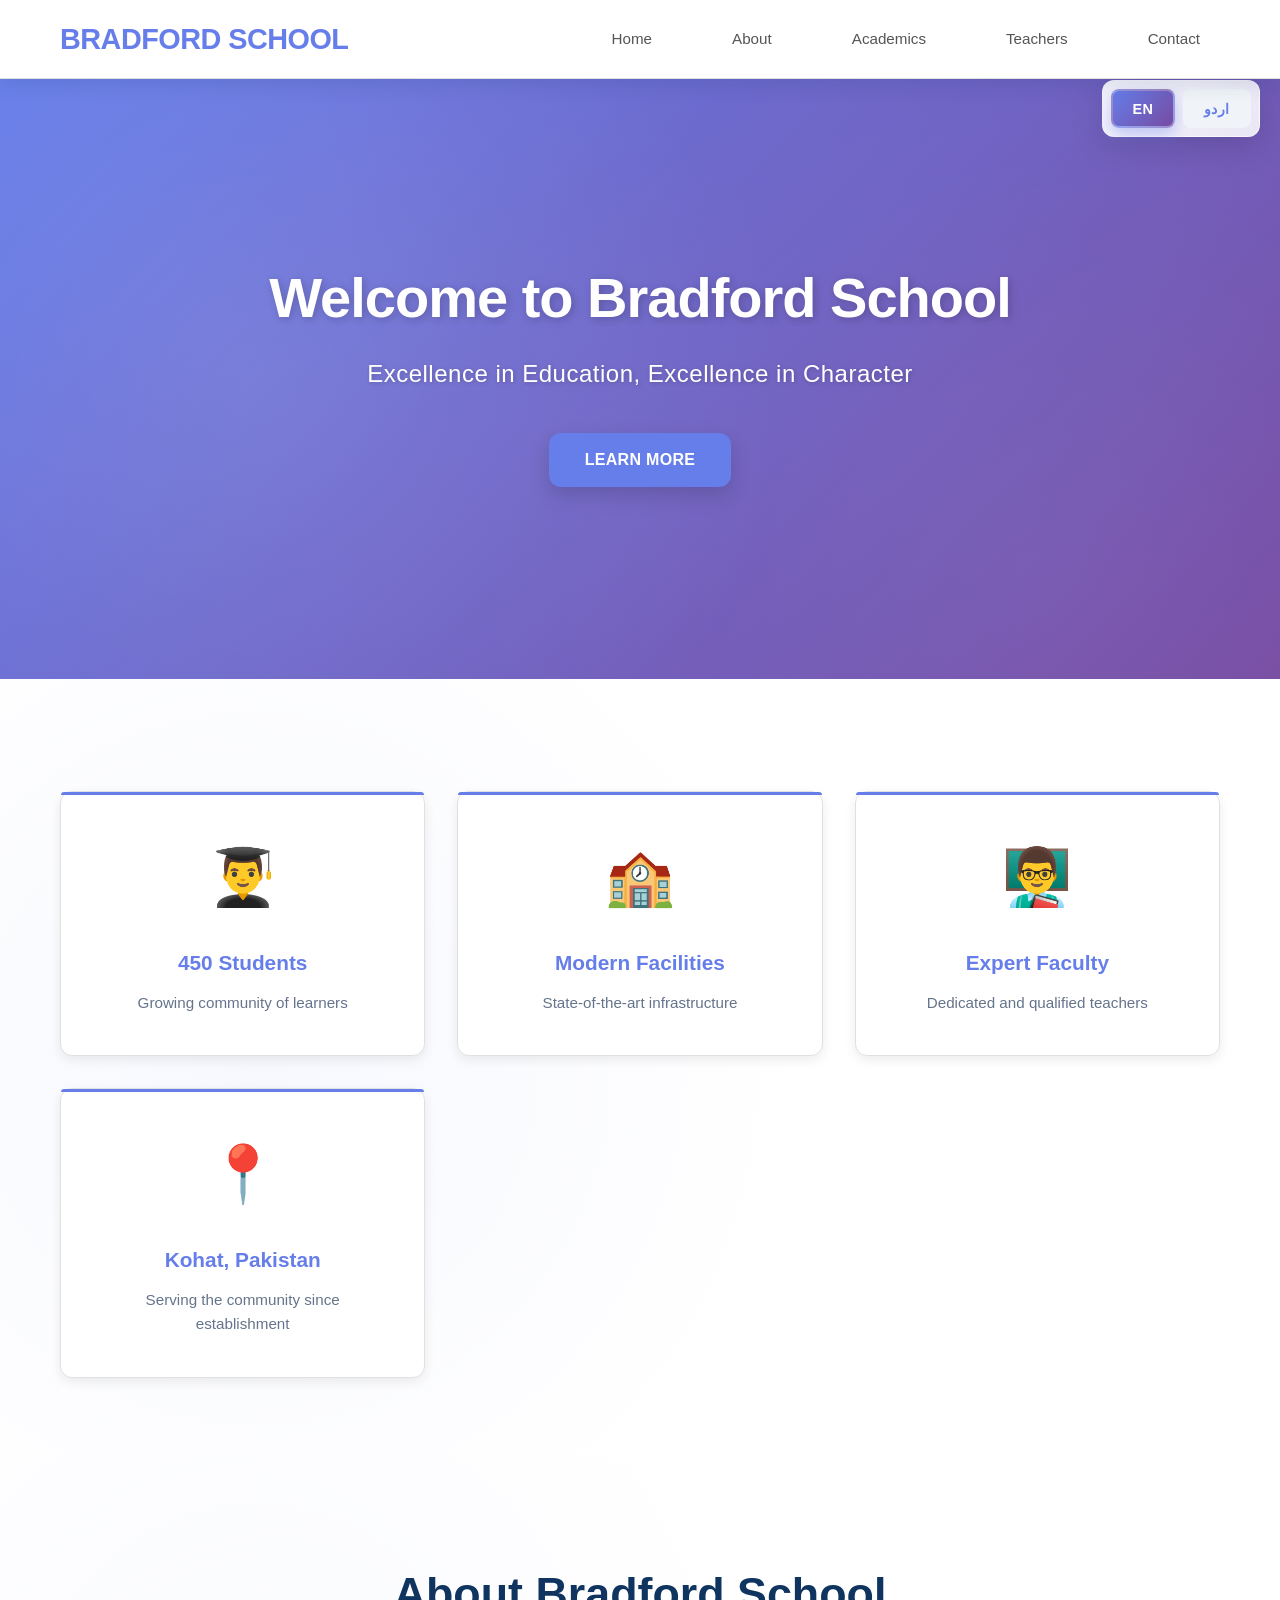
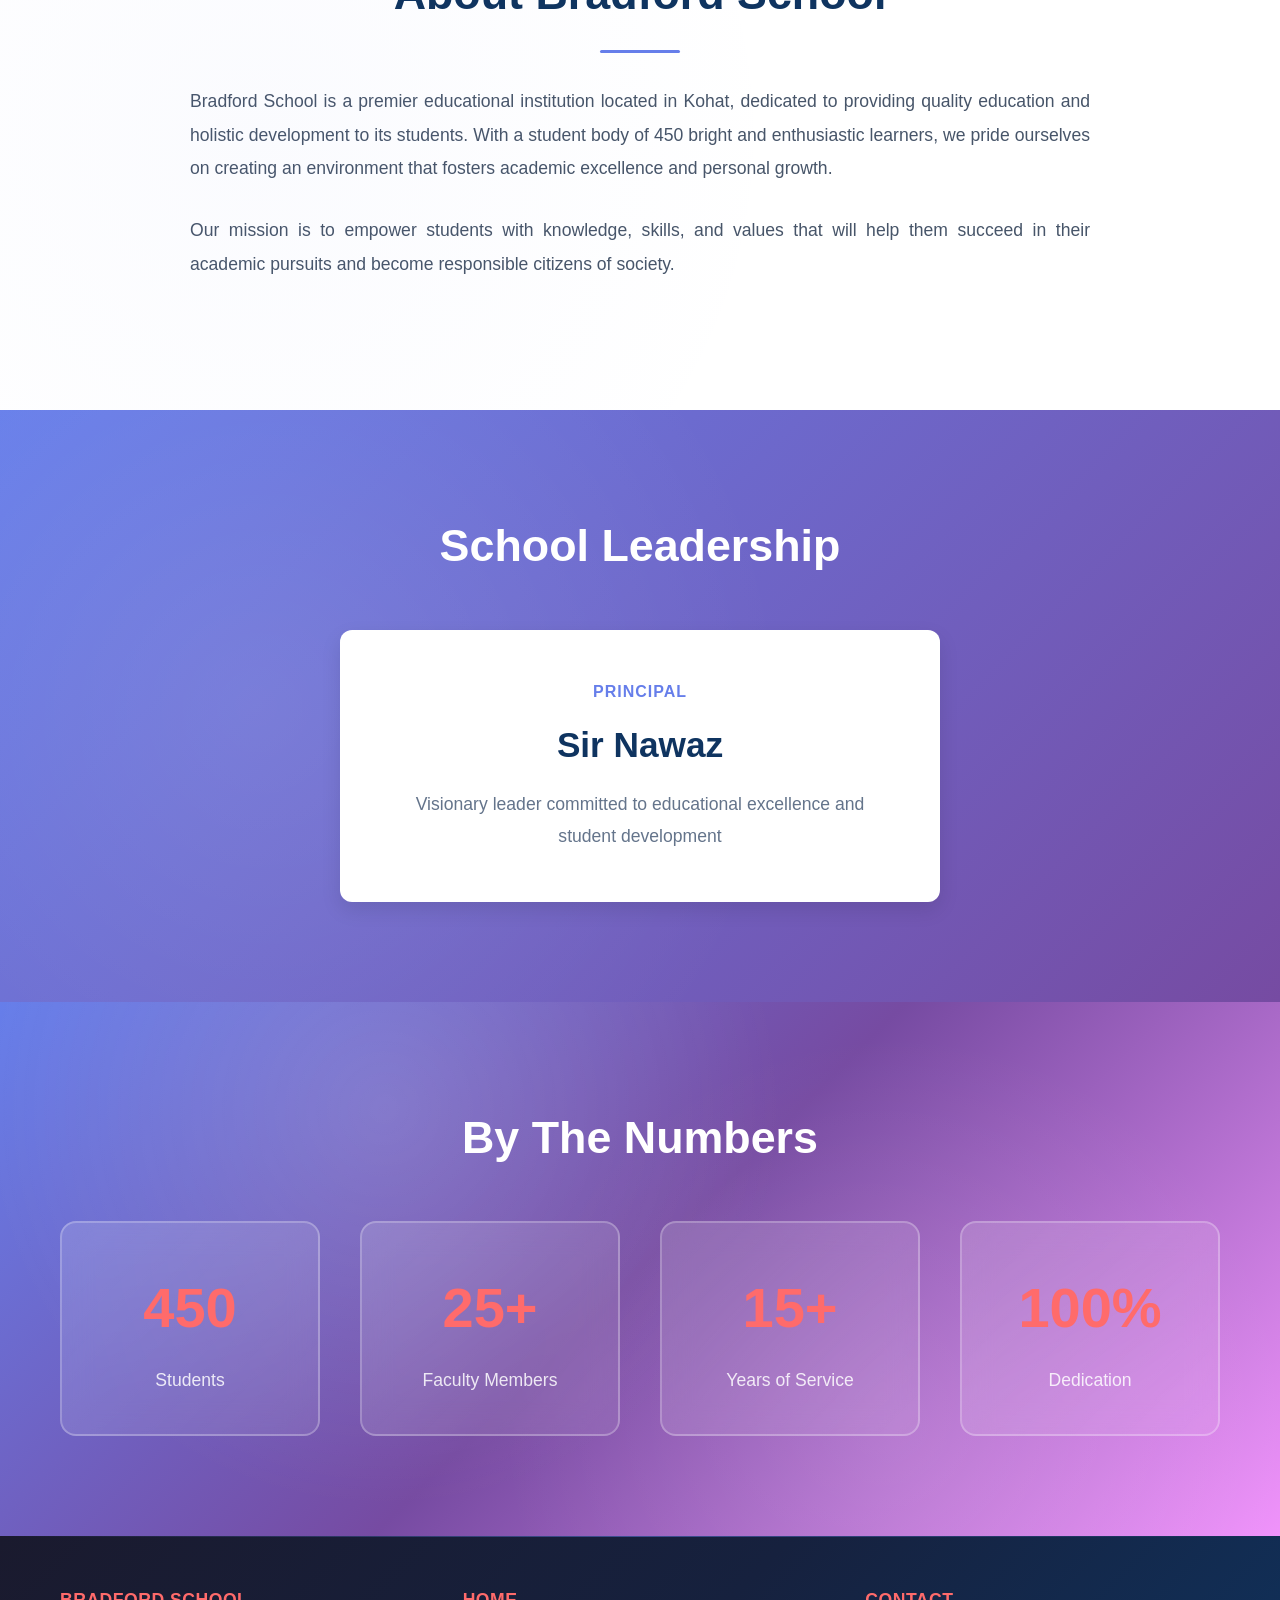
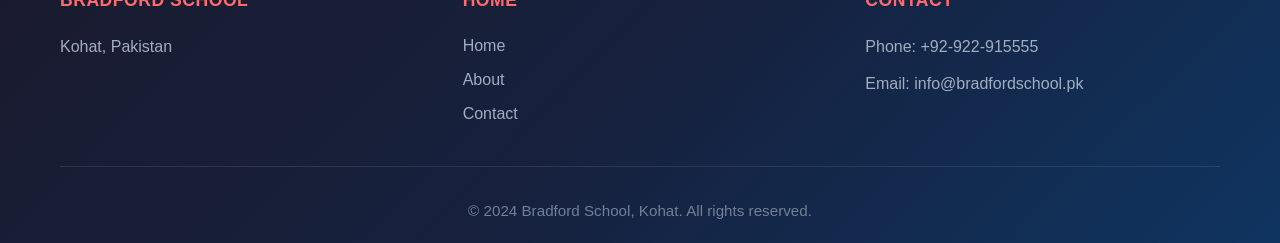
<file: index.html>
<!DOCTYPE html>
<html lang="en">
<head>
    <meta charset="UTF-8">
    <meta name="viewport" content="width=device-width, initial-scale=1.0">
    <title>Bradford School</title>
    <link rel="stylesheet" href="style.css">
</head>
<body>
    <!-- Language Switcher -->
    <div class="lang-switcher">
        <button data-lang="en">EN</button>
        <button data-lang="ur">اردو</button>
    </div>

    <!-- Navigation Bar -->
    <nav class="navbar">
        <div class="container">
            <div class="nav-content">
                <div class="logo">
                    <h1>Bradford School</h1>
                </div>
                <ul class="nav-links">
                    <li><a href="index.html" class="active" data-i18n="nav_home">Home</a></li>
                    <li><a href="about.html" data-i18n="nav_about">About</a></li>
                    <li><a href="academics.html" data-i18n="nav_academics">Academics</a></li>
                    <li><a href="teachers.html" data-i18n="nav_teachers">Teachers</a></li>
                    <li><a href="contact.html" data-i18n="nav_contact">Contact</a></li>
                </ul>
            </div>
        </div>
    </nav>

    <!-- Hero Section -->
    <section class="hero">
        <div class="hero-content">
            <h1 data-i18n="hero_title">Welcome to Bradford School</h1>
            <p data-i18n="hero_subtitle">Excellence in Education, Excellence in Character</p>
            <a href="#about-section" class="btn btn-primary" data-i18n="hero_btn">Learn More</a>
        </div>
    </section>

    <!-- Quick Info Section -->
    <section class="quick-info">
        <div class="container">
            <div class="info-cards">
                <div class="card">
                    <div class="card-icon">👨‍🎓</div>
                    <h3 data-i18n="students">450 Students</h3>
                    <p data-i18n="students_desc">Growing community of learners</p>
                </div>
                <div class="card">
                    <div class="card-icon">🏫</div>
                    <h3 data-i18n="facilities">Modern Facilities</h3>
                    <p data-i18n="facilities_desc">State-of-the-art infrastructure</p>
                </div>
                <div class="card">
                    <div class="card-icon">👨‍🏫</div>
                    <h3 data-i18n="faculty">Expert Faculty</h3>
                    <p data-i18n="faculty_desc">Dedicated and qualified teachers</p>
                </div>
                <div class="card">
                    <div class="card-icon">📍</div>
                    <h3 data-i18n="location">Kohat, Pakistan</h3>
                    <p data-i18n="location_desc">Serving the community since establishment</p>
                </div>
            </div>
        </div>
    </section>

    <!-- About Section -->
    <section class="about-section" id="about-section">
        <div class="container">
            <div class="about-content">
                <div class="about-text">
                    <h2 data-i18n="about_title">About Bradford School</h2>
                    <p data-i18n="about_text">Bradford School is a premier educational institution located in Kohat, dedicated to providing quality education and holistic development to its students. With a student body of 450 bright and enthusiastic learners, we pride ourselves on creating an environment that fosters academic excellence and personal growth.</p>
                    <p data-i18n="about_text2">Our mission is to empower students with knowledge, skills, and values that will help them succeed in their academic pursuits and become responsible citizens of society.</p>
                </div>
            </div>
        </div>
    </section>

    <!-- Leadership Section -->
    <section class="leadership">
        <div class="container">
            <h2 data-i18n="leadership_title">School Leadership</h2>
            <div class="leadership-card">
                <div class="leader-info">
                    <h3 data-i18n="principal">Principal</h3>
                    <p class="leader-name" data-i18n="principal_name">Sir Nawaz</p>
                    <p class="leader-description" data-i18n="principal_desc">Visionary leader committed to educational excellence and student development</p>
                </div>
            </div>
        </div>
    </section>

    <!-- Statistics Section -->
    <section class="statistics">
        <div class="container">
            <h2 data-i18n="stats_title">By The Numbers</h2>
            <div class="stats-grid">
                <div class="stat-box">
                    <h3>450</h3>
                    <p data-i18n="stat_students">Students</p>
                </div>
                <div class="stat-box">
                    <h3>25+</h3>
                    <p data-i18n="stat_faculty">Faculty Members</p>
                </div>
                <div class="stat-box">
                    <h3>15+</h3>
                    <p data-i18n="stat_years">Years of Service</p>
                </div>
                <div class="stat-box">
                    <h3>100%</h3>
                    <p data-i18n="stat_dedication">Dedication</p>
                </div>
            </div>
        </div>
    </section>

    <!-- Footer -->
    <footer class="footer">
        <div class="container">
            <div class="footer-content">
                <div class="footer-section">
                    <h4>Bradford School</h4>
                    <p>Kohat, Pakistan</p>
                </div>
                <div class="footer-section">
                    <h4 data-i18n="nav_home">Quick Links</h4>
                    <ul>
                        <li><a href="index.html" data-i18n="footer_home">Home</a></li>
                        <li><a href="about.html" data-i18n="footer_about">About</a></li>
                        <li><a href="contact.html" data-i18n="footer_contact">Contact</a></li>
                    </ul>
                </div>
                <div class="footer-section">
                    <h4>Contact</h4>
                    <p data-i18n="footer_phone">Phone: +92-922-915555</p>
                    <p data-i18n="footer_email">Email: info@bradfordschool.pk</p>
                </div>
            </div>
            <div class="footer-bottom">
                <p data-i18n="footer_copyright">&copy; 2024 Bradford School, Kohat. All rights reserved.</p>
            </div>
        </div>
    </footer>

    <script src="languages.js"></script>
    <script src="script.js"></script>
</body>
</html>
</file>
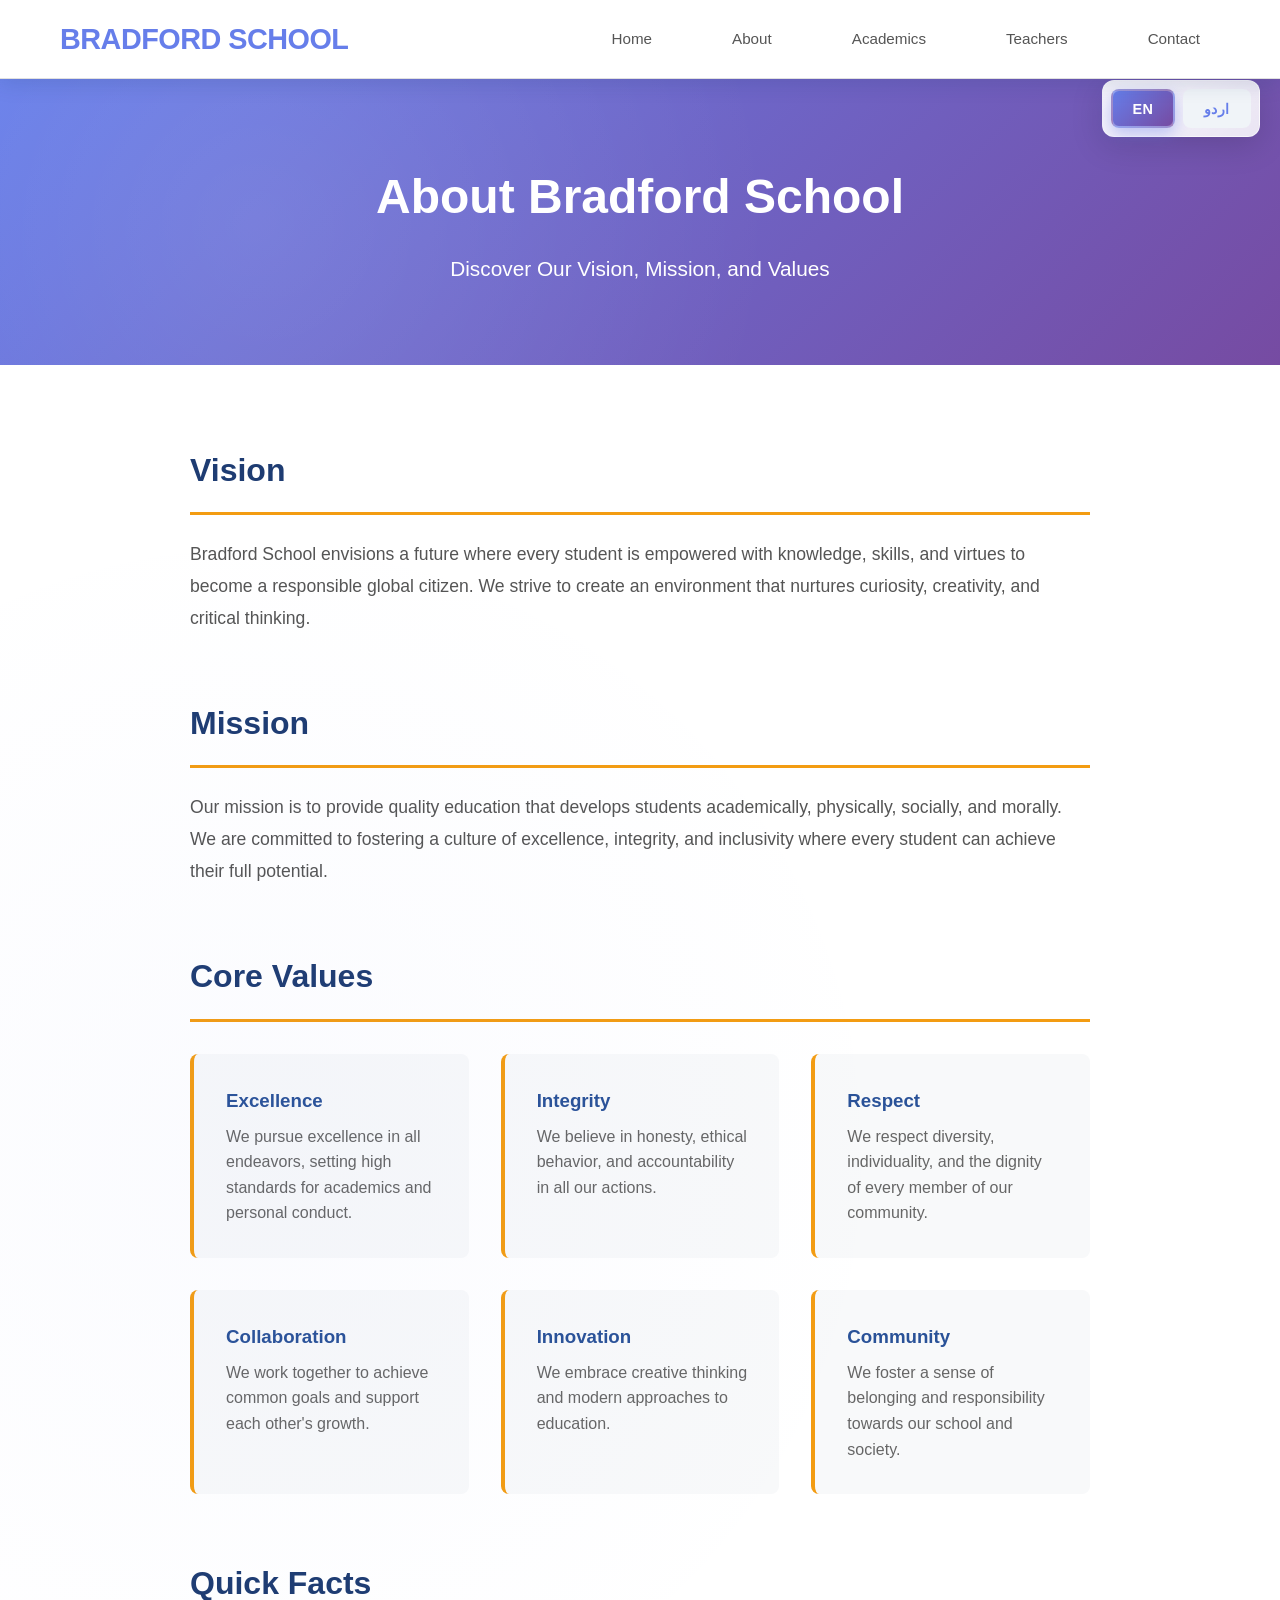
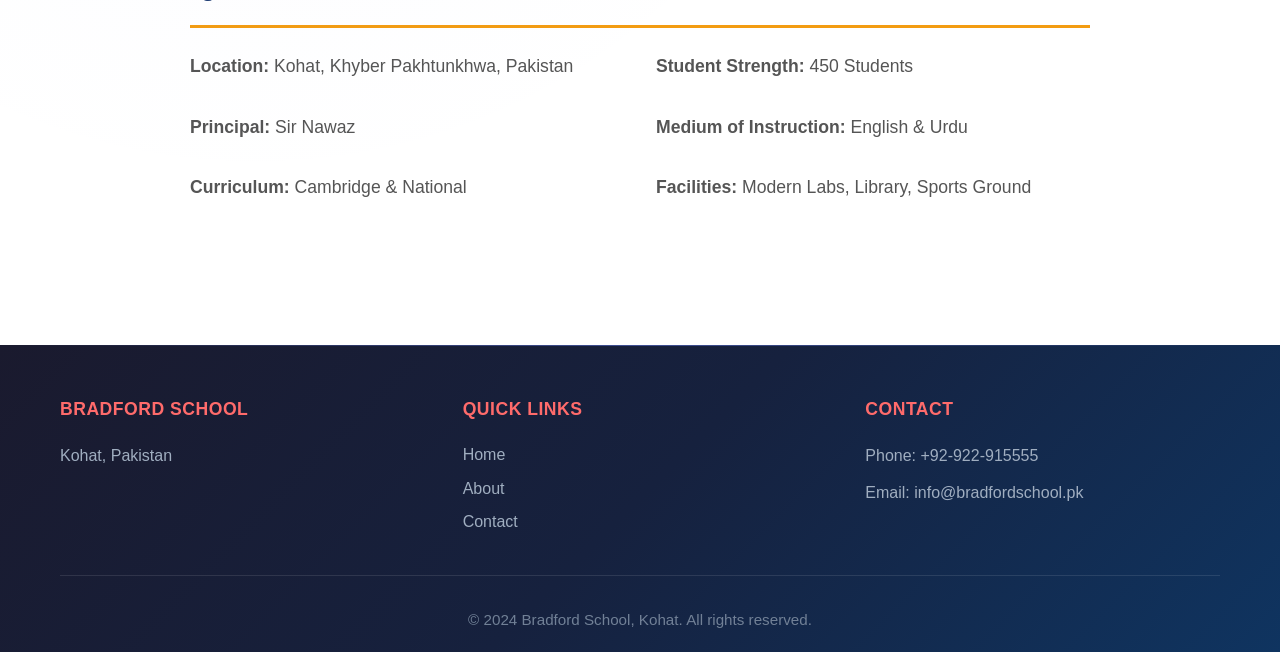
<file: about.html>
<!DOCTYPE html>
<html lang="en">
<head>
    <meta charset="UTF-8">
    <meta name="viewport" content="width=device-width, initial-scale=1.0">
    <title>About - Bradford School</title>
    <link rel="stylesheet" href="style.css">
</head>
<body>
    <!-- Language Switcher -->
    <div class="lang-switcher">
        <button data-lang="en">EN</button>
        <button data-lang="ur">اردو</button>
    </div>

    <!-- Navigation Bar -->
    <nav class="navbar">
        <div class="container">
            <div class="nav-content">
                <div class="logo">
                    <h1>Bradford School</h1>
                </div>
                <ul class="nav-links">
                    <li><a href="index.html" data-i18n="nav_home">Home</a></li>
                    <li><a href="about.html" class="active" data-i18n="nav_about">About</a></li>
                    <li><a href="academics.html" data-i18n="nav_academics">Academics</a></li>
                    <li><a href="teachers.html" data-i18n="nav_teachers">Teachers</a></li>
                    <li><a href="contact.html" data-i18n="nav_contact">Contact</a></li>
                </ul>
            </div>
        </div>
    </nav>

    <!-- Page Header -->
    <section class="page-header" style="background: linear-gradient(135deg, #667eea 0%, #764ba2 100%); color: white; padding: 80px 20px; text-align: center;">
        <div class="container">
            <h1 style="font-size: 3rem; margin-bottom: 1rem;">About Bradford School</h1>
            <p style="font-size: 1.3rem;">Discover Our Vision, Mission, and Values</p>
        </div>
    </section>

    <!-- Main Content -->
    <section class="content-section" style="padding: 80px 20px;">
        <div class="container">
            <div style="max-width: 900px; margin: 0 auto;">
                <!-- Vision & Mission -->
                <div style="margin-bottom: 4rem;">
                    <h2 style="color: #1e3c72; font-size: 2rem; margin-bottom: 1.5rem; border-bottom: 3px solid #f39c12; padding-bottom: 1rem;">Vision</h2>
                    <p style="font-size: 1.1rem; color: #555; line-height: 1.8;">
                        Bradford School envisions a future where every student is empowered with knowledge, skills, and virtues to become a responsible global citizen. We strive to create an environment that nurtures curiosity, creativity, and critical thinking.
                    </p>
                </div>

                <div style="margin-bottom: 4rem;">
                    <h2 style="color: #1e3c72; font-size: 2rem; margin-bottom: 1.5rem; border-bottom: 3px solid #f39c12; padding-bottom: 1rem;">Mission</h2>
                    <p style="font-size: 1.1rem; color: #555; line-height: 1.8;">
                        Our mission is to provide quality education that develops students academically, physically, socially, and morally. We are committed to fostering a culture of excellence, integrity, and inclusivity where every student can achieve their full potential.
                    </p>
                </div>

                <!-- Core Values -->
                <div style="margin-bottom: 4rem;">
                    <h2 style="color: #1e3c72; font-size: 2rem; margin-bottom: 2rem; border-bottom: 3px solid #f39c12; padding-bottom: 1rem;">Core Values</h2>
                    <div style="display: grid; grid-template-columns: repeat(auto-fit, minmax(250px, 1fr)); gap: 2rem;">
                        <div style="background: #f8f9fa; padding: 2rem; border-radius: 8px; border-left: 4px solid #f39c12;">
                            <h3 style="color: #2a5298; margin-bottom: 0.5rem;">Excellence</h3>
                            <p style="color: #666;">We pursue excellence in all endeavors, setting high standards for academics and personal conduct.</p>
                        </div>
                        <div style="background: #f8f9fa; padding: 2rem; border-radius: 8px; border-left: 4px solid #f39c12;">
                            <h3 style="color: #2a5298; margin-bottom: 0.5rem;">Integrity</h3>
                            <p style="color: #666;">We believe in honesty, ethical behavior, and accountability in all our actions.</p>
                        </div>
                        <div style="background: #f8f9fa; padding: 2rem; border-radius: 8px; border-left: 4px solid #f39c12;">
                            <h3 style="color: #2a5298; margin-bottom: 0.5rem;">Respect</h3>
                            <p style="color: #666;">We respect diversity, individuality, and the dignity of every member of our community.</p>
                        </div>
                        <div style="background: #f8f9fa; padding: 2rem; border-radius: 8px; border-left: 4px solid #f39c12;">
                            <h3 style="color: #2a5298; margin-bottom: 0.5rem;">Collaboration</h3>
                            <p style="color: #666;">We work together to achieve common goals and support each other's growth.</p>
                        </div>
                        <div style="background: #f8f9fa; padding: 2rem; border-radius: 8px; border-left: 4px solid #f39c12;">
                            <h3 style="color: #2a5298; margin-bottom: 0.5rem;">Innovation</h3>
                            <p style="color: #666;">We embrace creative thinking and modern approaches to education.</p>
                        </div>
                        <div style="background: #f8f9fa; padding: 2rem; border-radius: 8px; border-left: 4px solid #f39c12;">
                            <h3 style="color: #2a5298; margin-bottom: 0.5rem;">Community</h3>
                            <p style="color: #666;">We foster a sense of belonging and responsibility towards our school and society.</p>
                        </div>
                    </div>
                </div>

                <!-- School Information -->
                <div style="margin-bottom: 4rem;">
                    <h2 style="color: #1e3c72; font-size: 2rem; margin-bottom: 1.5rem; border-bottom: 3px solid #f39c12; padding-bottom: 1rem;">Quick Facts</h2>
                    <div style="display: grid; grid-template-columns: repeat(auto-fit, minmax(300px, 1fr)); gap: 2rem;">
                        <div>
                            <p style="font-size: 1.1rem; color: #555;"><strong>Location:</strong> Kohat, Khyber Pakhtunkhwa, Pakistan</p>
                        </div>
                        <div>
                            <p style="font-size: 1.1rem; color: #555;"><strong>Student Strength:</strong> 450 Students</p>
                        </div>
                        <div>
                            <p style="font-size: 1.1rem; color: #555;"><strong>Principal:</strong> Sir Nawaz</p>
                        </div>
                        <div>
                            <p style="font-size: 1.1rem; color: #555;"><strong>Medium of Instruction:</strong> English & Urdu</p>
                        </div>
                        <div>
                            <p style="font-size: 1.1rem; color: #555;"><strong>Curriculum:</strong> Cambridge & National</p>
                        </div>
                        <div>
                            <p style="font-size: 1.1rem; color: #555;"><strong>Facilities:</strong> Modern Labs, Library, Sports Ground</p>
                        </div>
                    </div>
                </div>
            </div>
        </div>
    </section>

    <!-- Footer -->
    <footer class="footer">
        <div class="container">
            <div class="footer-content">
                <div class="footer-section">
                    <h4>Bradford School</h4>
                    <p>Kohat, Pakistan</p>
                </div>
                <div class="footer-section">
                    <h4>Quick Links</h4>
                    <ul>
                        <li><a href="index.html">Home</a></li>
                        <li><a href="about.html">About</a></li>
                        <li><a href="contact.html">Contact</a></li>
                    </ul>
                </div>
                <div class="footer-section">
                    <h4>Contact</h4>
                    <p>Phone: +92-922-915555</p>
                    <p>Email: info@bradfordschool.pk</p>
                </div>
            </div>
            <div class="footer-bottom">
                <p>&copy; 2024 Bradford School, Kohat. All rights reserved.</p>
            </div>
        </div>
    </footer>

    <script src="languages.js"></script>
    <script src="script.js"></script>
</body>
</html>
</file>
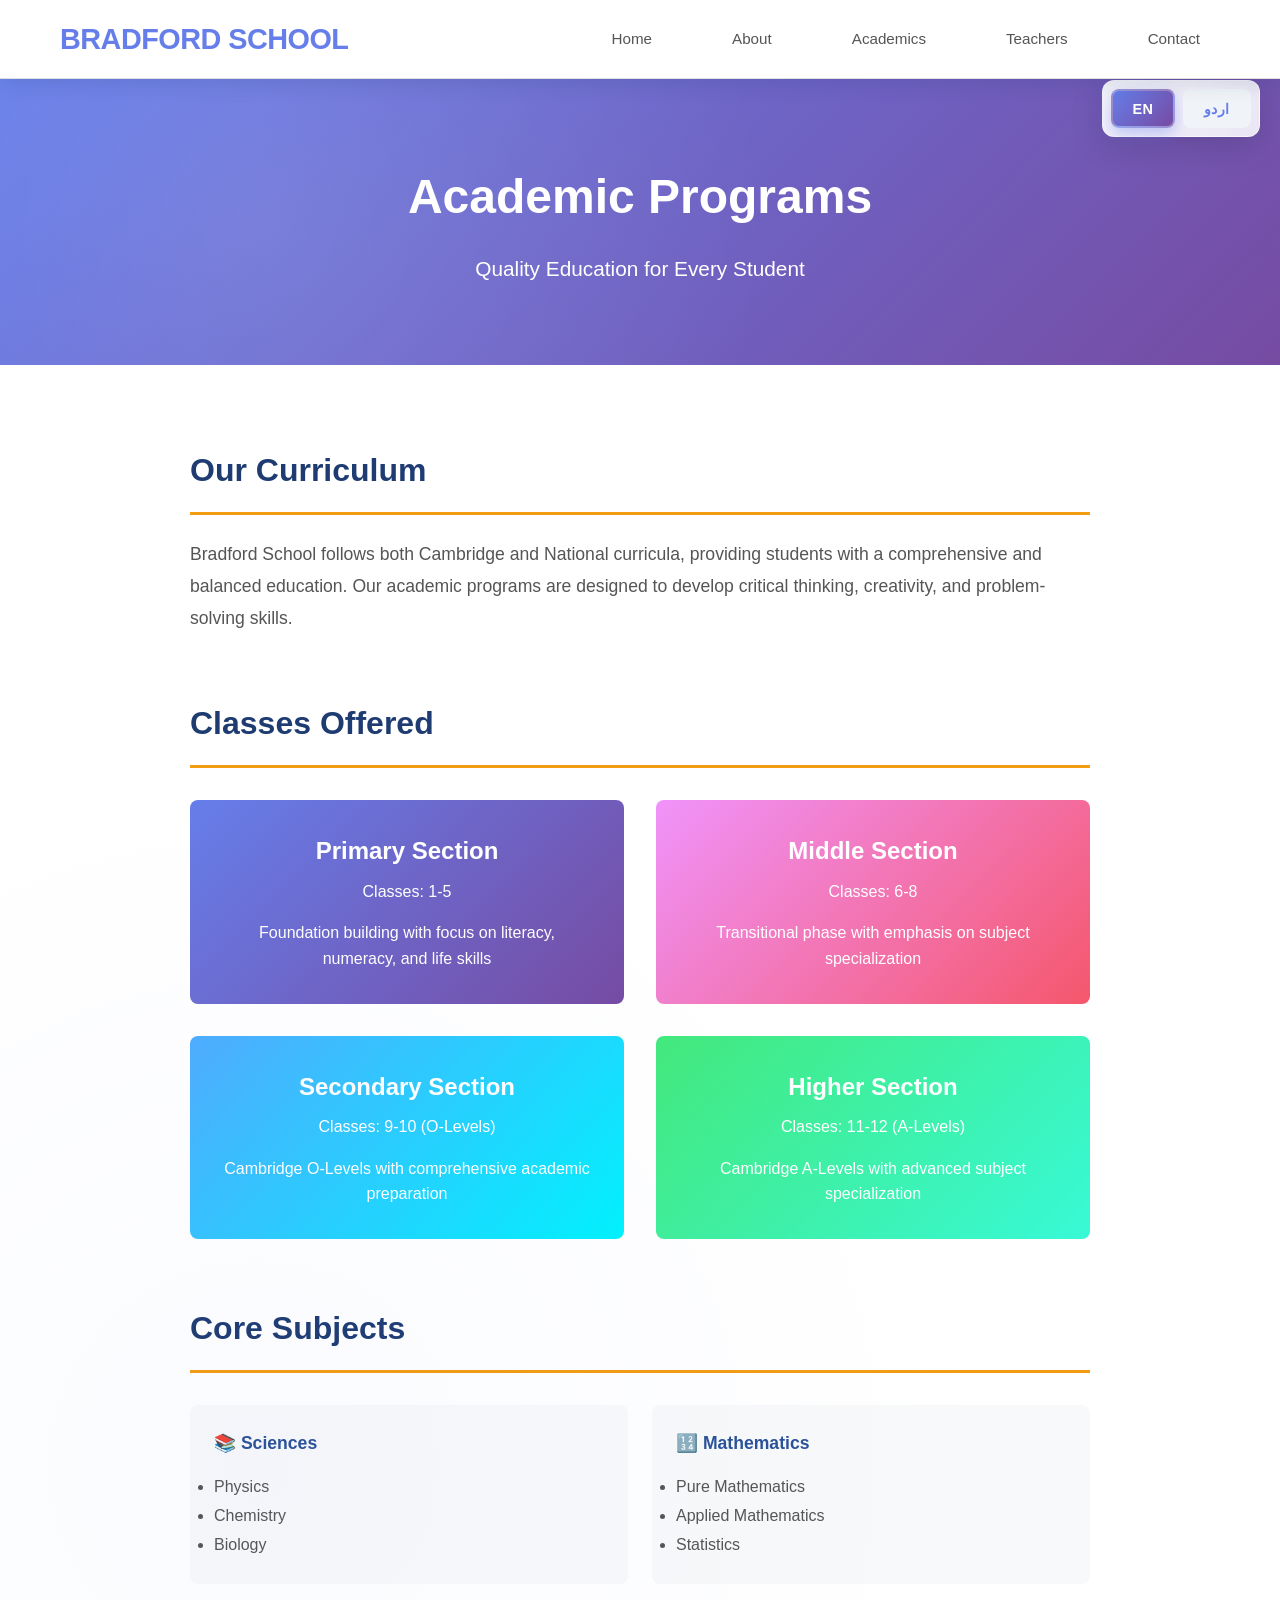
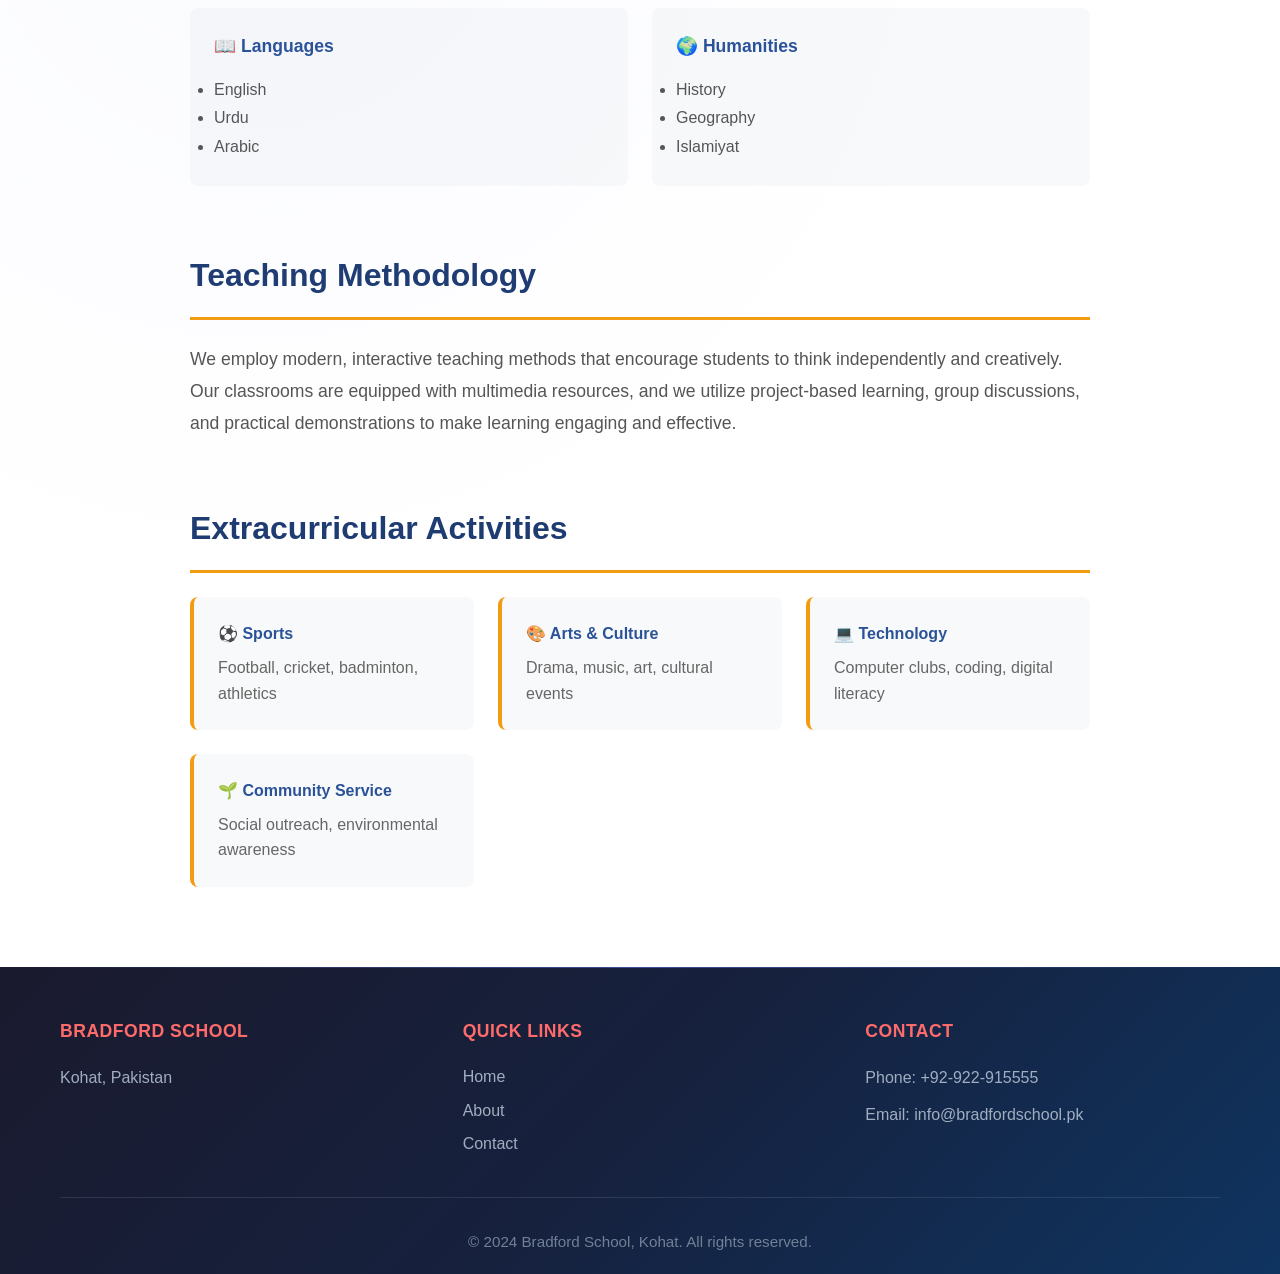
<file: academics.html>
<!DOCTYPE html>
<html lang="en">
<head>
    <meta charset="UTF-8">
    <meta name="viewport" content="width=device-width, initial-scale=1.0">
    <title>Academics - Bradford School</title>
    <link rel="stylesheet" href="style.css">
</head>
<body>
    <!-- Language Switcher -->
    <div class="lang-switcher">
        <button data-lang="en">EN</button>
        <button data-lang="ur">اردو</button>
    </div>

    <!-- Navigation Bar -->
    <nav class="navbar">
        <div class="container">
            <div class="nav-content">
                <div class="logo">
                    <h1>Bradford School</h1>
                </div>
                <ul class="nav-links">
                    <li><a href="index.html" data-i18n="nav_home">Home</a></li>
                    <li><a href="about.html" data-i18n="nav_about">About</a></li>
                    <li><a href="academics.html" class="active" data-i18n="nav_academics">Academics</a></li>
                    <li><a href="teachers.html" data-i18n="nav_teachers">Teachers</a></li>
                    <li><a href="contact.html" data-i18n="nav_contact">Contact</a></li>
                </ul>
            </div>
        </div>
    </nav>

    <!-- Page Header -->
    <section class="page-header" style="background: linear-gradient(135deg, #667eea 0%, #764ba2 100%); color: white; padding: 80px 20px; text-align: center;">
        <div class="container">
            <h1 style="font-size: 3rem; margin-bottom: 1rem;">Academic Programs</h1>
            <p style="font-size: 1.3rem;">Quality Education for Every Student</p>
        </div>
    </section>

    <!-- Main Content -->
    <section class="content-section" style="padding: 80px 20px;">
        <div class="container">
            <div style="max-width: 900px; margin: 0 auto;">
                
                <!-- Curriculum -->
                <div style="margin-bottom: 4rem;">
                    <h2 style="color: #1e3c72; font-size: 2rem; margin-bottom: 1.5rem; border-bottom: 3px solid #f39c12; padding-bottom: 1rem;">Our Curriculum</h2>
                    <p style="font-size: 1.1rem; color: #555; line-height: 1.8; margin-bottom: 1.5rem;">
                        Bradford School follows both Cambridge and National curricula, providing students with a comprehensive and balanced education. Our academic programs are designed to develop critical thinking, creativity, and problem-solving skills.
                    </p>
                </div>

                <!-- Classes -->
                <div style="margin-bottom: 4rem;">
                    <h2 style="color: #1e3c72; font-size: 2rem; margin-bottom: 2rem; border-bottom: 3px solid #f39c12; padding-bottom: 1rem;">Classes Offered</h2>
                    <div style="display: grid; grid-template-columns: repeat(auto-fit, minmax(280px, 1fr)); gap: 2rem;">
                        <div style="background: linear-gradient(135deg, #667eea 0%, #764ba2 100%); color: white; padding: 2rem; border-radius: 8px; text-align: center;">
                            <h3 style="font-size: 1.5rem; margin-bottom: 0.5rem;">Primary Section</h3>
                            <p style="margin-bottom: 1rem;">Classes: 1-5</p>
                            <p>Foundation building with focus on literacy, numeracy, and life skills</p>
                        </div>
                        <div style="background: linear-gradient(135deg, #f093fb 0%, #f5576c 100%); color: white; padding: 2rem; border-radius: 8px; text-align: center;">
                            <h3 style="font-size: 1.5rem; margin-bottom: 0.5rem;">Middle Section</h3>
                            <p style="margin-bottom: 1rem;">Classes: 6-8</p>
                            <p>Transitional phase with emphasis on subject specialization</p>
                        </div>
                        <div style="background: linear-gradient(135deg, #4facfe 0%, #00f2fe 100%); color: white; padding: 2rem; border-radius: 8px; text-align: center;">
                            <h3 style="font-size: 1.5rem; margin-bottom: 0.5rem;">Secondary Section</h3>
                            <p style="margin-bottom: 1rem;">Classes: 9-10 (O-Levels)</p>
                            <p>Cambridge O-Levels with comprehensive academic preparation</p>
                        </div>
                        <div style="background: linear-gradient(135deg, #43e97b 0%, #38f9d7 100%); color: white; padding: 2rem; border-radius: 8px; text-align: center;">
                            <h3 style="font-size: 1.5rem; margin-bottom: 0.5rem;">Higher Section</h3>
                            <p style="margin-bottom: 1rem;">Classes: 11-12 (A-Levels)</p>
                            <p>Cambridge A-Levels with advanced subject specialization</p>
                        </div>
                    </div>
                </div>

                <!-- Subjects -->
                <div style="margin-bottom: 4rem;">
                    <h2 style="color: #1e3c72; font-size: 2rem; margin-bottom: 2rem; border-bottom: 3px solid #f39c12; padding-bottom: 1rem;">Core Subjects</h2>
                    <div style="display: grid; grid-template-columns: repeat(2, 1fr); gap: 1.5rem;">
                        <div style="padding: 1.5rem; background: #f8f9fa; border-radius: 8px;">
                            <h4 style="color: #2a5298; margin-bottom: 1rem; font-size: 1.1rem;">📚 Sciences</h4>
                            <ul style="color: #555; line-height: 1.8;">
                                <li>Physics</li>
                                <li>Chemistry</li>
                                <li>Biology</li>
                            </ul>
                        </div>
                        <div style="padding: 1.5rem; background: #f8f9fa; border-radius: 8px;">
                            <h4 style="color: #2a5298; margin-bottom: 1rem; font-size: 1.1rem;">🔢 Mathematics</h4>
                            <ul style="color: #555; line-height: 1.8;">
                                <li>Pure Mathematics</li>
                                <li>Applied Mathematics</li>
                                <li>Statistics</li>
                            </ul>
                        </div>
                        <div style="padding: 1.5rem; background: #f8f9fa; border-radius: 8px;">
                            <h4 style="color: #2a5298; margin-bottom: 1rem; font-size: 1.1rem;">📖 Languages</h4>
                            <ul style="color: #555; line-height: 1.8;">
                                <li>English</li>
                                <li>Urdu</li>
                                <li>Arabic</li>
                            </ul>
                        </div>
                        <div style="padding: 1.5rem; background: #f8f9fa; border-radius: 8px;">
                            <h4 style="color: #2a5298; margin-bottom: 1rem; font-size: 1.1rem;">🌍 Humanities</h4>
                            <ul style="color: #555; line-height: 1.8;">
                                <li>History</li>
                                <li>Geography</li>
                                <li>Islamiyat</li>
                            </ul>
                        </div>
                    </div>
                </div>

                <!-- Teaching Methodology -->
                <div style="margin-bottom: 4rem;">
                    <h2 style="color: #1e3c72; font-size: 2rem; margin-bottom: 1.5rem; border-bottom: 3px solid #f39c12; padding-bottom: 1rem;">Teaching Methodology</h2>
                    <p style="font-size: 1.1rem; color: #555; line-height: 1.8;">
                        We employ modern, interactive teaching methods that encourage students to think independently and creatively. Our classrooms are equipped with multimedia resources, and we utilize project-based learning, group discussions, and practical demonstrations to make learning engaging and effective.
                    </p>
                </div>

                <!-- Extracurricular -->
                <div>
                    <h2 style="color: #1e3c72; font-size: 2rem; margin-bottom: 1.5rem; border-bottom: 3px solid #f39c12; padding-bottom: 1rem;">Extracurricular Activities</h2>
                    <div style="display: grid; grid-template-columns: repeat(auto-fit, minmax(250px, 1fr)); gap: 1.5rem;">
                        <div style="padding: 1.5rem; background: #f8f9fa; border-radius: 8px; border-left: 4px solid #f39c12;">
                            <h4 style="color: #2a5298; margin-bottom: 0.5rem;">⚽ Sports</h4>
                            <p style="color: #666;">Football, cricket, badminton, athletics</p>
                        </div>
                        <div style="padding: 1.5rem; background: #f8f9fa; border-radius: 8px; border-left: 4px solid #f39c12;">
                            <h4 style="color: #2a5298; margin-bottom: 0.5rem;">🎨 Arts & Culture</h4>
                            <p style="color: #666;">Drama, music, art, cultural events</p>
                        </div>
                        <div style="padding: 1.5rem; background: #f8f9fa; border-radius: 8px; border-left: 4px solid #f39c12;">
                            <h4 style="color: #2a5298; margin-bottom: 0.5rem;">💻 Technology</h4>
                            <p style="color: #666;">Computer clubs, coding, digital literacy</p>
                        </div>
                        <div style="padding: 1.5rem; background: #f8f9fa; border-radius: 8px; border-left: 4px solid #f39c12;">
                            <h4 style="color: #2a5298; margin-bottom: 0.5rem;">🌱 Community Service</h4>
                            <p style="color: #666;">Social outreach, environmental awareness</p>
                        </div>
                    </div>
                </div>

            </div>
        </div>
    </section>

    <!-- Footer -->
    <footer class="footer">
        <div class="container">
            <div class="footer-content">
                <div class="footer-section">
                    <h4>Bradford School</h4>
                    <p>Kohat, Pakistan</p>
                </div>
                <div class="footer-section">
                    <h4>Quick Links</h4>
                    <ul>
                        <li><a href="index.html">Home</a></li>
                        <li><a href="about.html">About</a></li>
                        <li><a href="contact.html">Contact</a></li>
                    </ul>
                </div>
                <div class="footer-section">
                    <h4>Contact</h4>
                    <p>Phone: +92-922-915555</p>
                    <p>Email: info@bradfordschool.pk</p>
                </div>
            </div>
            <div class="footer-bottom">
                <p>&copy; 2024 Bradford School, Kohat. All rights reserved.</p>
            </div>
        </div>
    </footer>

    <script src="languages.js"></script>
    <script src="script.js"></script>
</body>
</html>
</file>
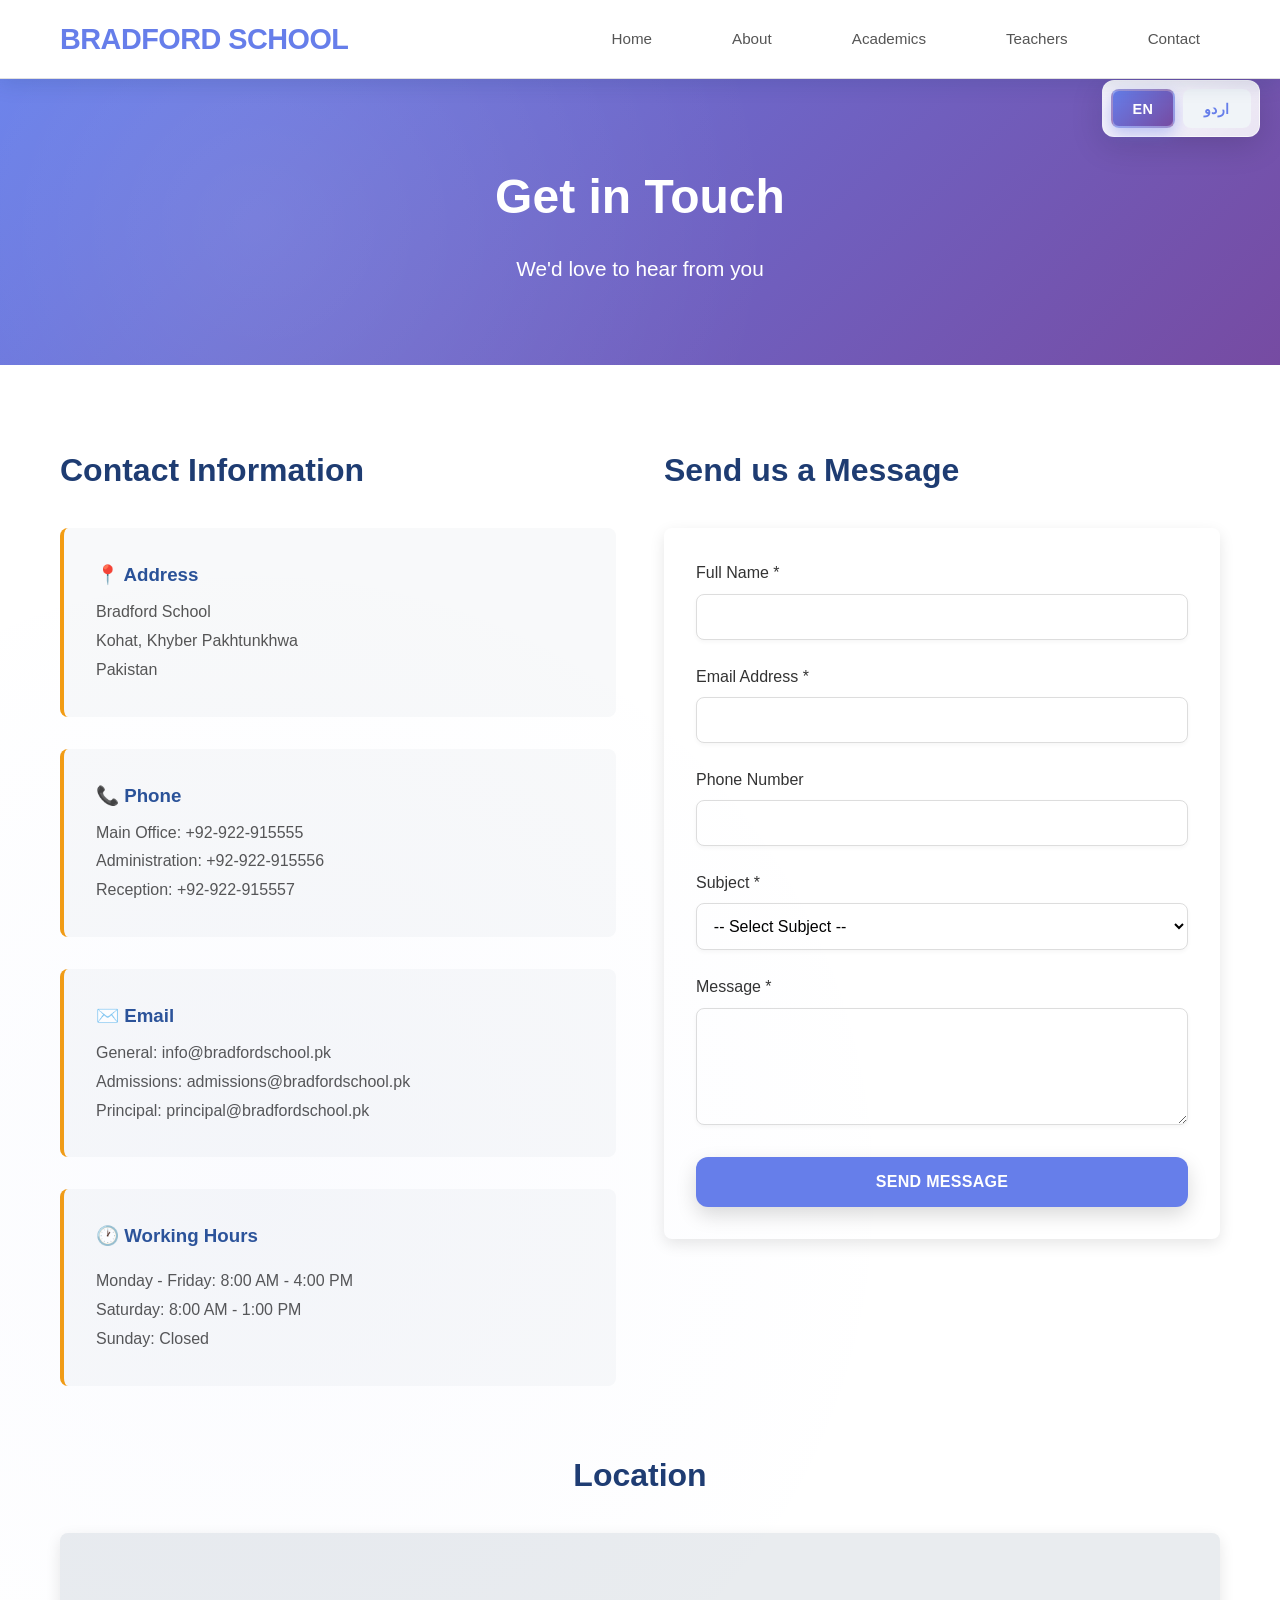
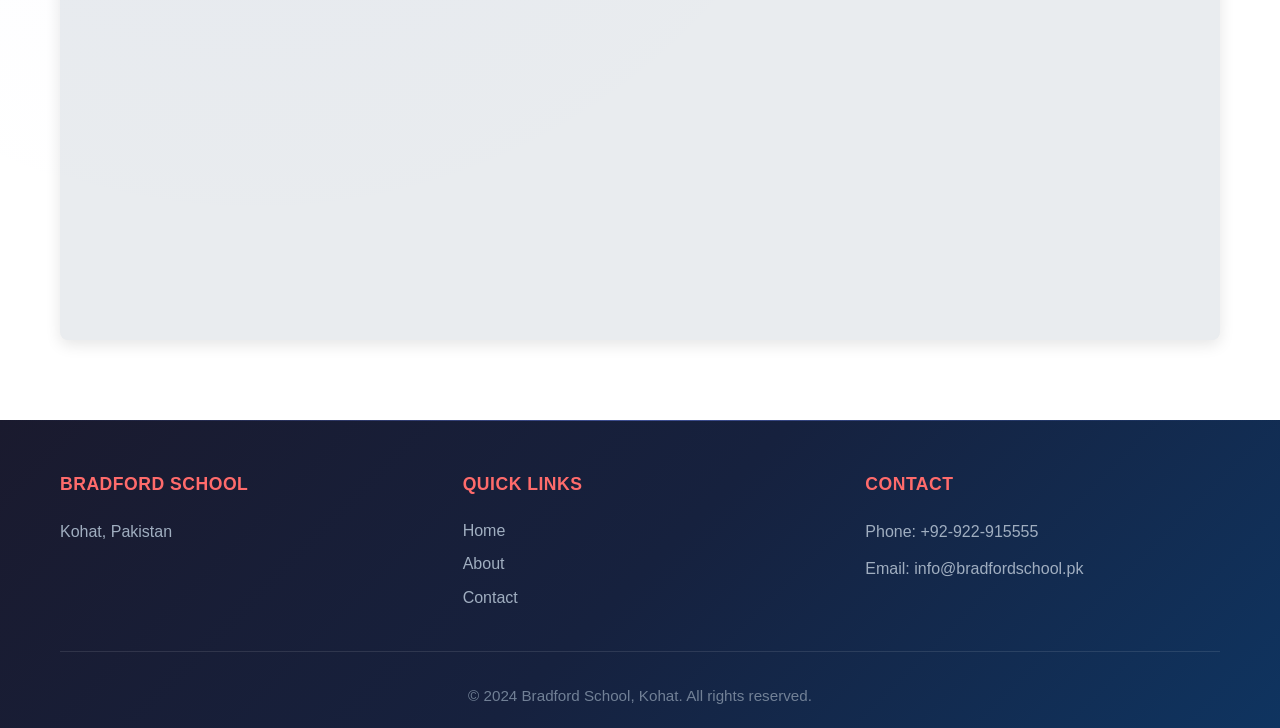
<file: contact.html>
<!DOCTYPE html>
<html lang="en">
<head>
    <meta charset="UTF-8">
    <meta name="viewport" content="width=device-width, initial-scale=1.0">
    <title>Contact - Bradford School</title>
    <link rel="stylesheet" href="style.css">
</head>
<body>
    <!-- Language Switcher -->
    <div class="lang-switcher">
        <button data-lang="en">EN</button>
        <button data-lang="ur">اردو</button>
    </div>

    <!-- Navigation Bar -->
    <nav class="navbar">
        <div class="container">
            <div class="nav-content">
                <div class="logo">
                    <h1>Bradford School</h1>
                </div>
                <ul class="nav-links">
                    <li><a href="index.html" data-i18n="nav_home">Home</a></li>
                    <li><a href="about.html" data-i18n="nav_about">About</a></li>
                    <li><a href="academics.html" data-i18n="nav_academics">Academics</a></li>
                    <li><a href="teachers.html" data-i18n="nav_teachers">Teachers</a></li>
                    <li><a href="contact.html" class="active" data-i18n="nav_contact">Contact</a></li>
                </ul>
            </div>
        </div>
    </nav>

    <!-- Page Header -->
    <section class="page-header" style="background: linear-gradient(135deg, #667eea 0%, #764ba2 100%); color: white; padding: 80px 20px; text-align: center;">
        <div class="container">
            <h1 style="font-size: 3rem; margin-bottom: 1rem;">Get in Touch</h1>
            <p style="font-size: 1.3rem;">We'd love to hear from you</p>
        </div>
    </section>

    <!-- Main Content -->
    <section class="content-section" style="padding: 80px 20px;">
        <div class="container">
            <div style="display: grid; grid-template-columns: 1fr 1fr; gap: 3rem; max-width: 1200px; margin: 0 auto;">
                
                <!-- Contact Information -->
                <div>
                    <h2 style="color: #1e3c72; font-size: 2rem; margin-bottom: 2rem;">Contact Information</h2>
                    
                    <div style="background: #f8f9fa; padding: 2rem; border-radius: 8px; margin-bottom: 2rem; border-left: 4px solid #f39c12;">
                        <h3 style="color: #2a5298; margin-bottom: 0.5rem;">📍 Address</h3>
                        <p style="color: #555; line-height: 1.8;">
                            Bradford School<br>
                            Kohat, Khyber Pakhtunkhwa<br>
                            Pakistan
                        </p>
                    </div>

                    <div style="background: #f8f9fa; padding: 2rem; border-radius: 8px; margin-bottom: 2rem; border-left: 4px solid #f39c12;">
                        <h3 style="color: #2a5298; margin-bottom: 0.5rem;">📞 Phone</h3>
                        <p style="color: #555; line-height: 1.8;">
                            Main Office: +92-922-915555<br>
                            Administration: +92-922-915556<br>
                            Reception: +92-922-915557
                        </p>
                    </div>

                    <div style="background: #f8f9fa; padding: 2rem; border-radius: 8px; margin-bottom: 2rem; border-left: 4px solid #f39c12;">
                        <h3 style="color: #2a5298; margin-bottom: 0.5rem;">✉️ Email</h3>
                        <p style="color: #555; line-height: 1.8;">
                            General: info@bradfordschool.pk<br>
                            Admissions: admissions@bradfordschool.pk<br>
                            Principal: principal@bradfordschool.pk
                        </p>
                    </div>

                    <div style="background: #f8f9fa; padding: 2rem; border-radius: 8px; border-left: 4px solid #f39c12;">
                        <h3 style="color: #2a5298; margin-bottom: 1rem;">🕐 Working Hours</h3>
                        <p style="color: #555; line-height: 1.8;">
                            Monday - Friday: 8:00 AM - 4:00 PM<br>
                            Saturday: 8:00 AM - 1:00 PM<br>
                            Sunday: Closed
                        </p>
                    </div>
                </div>

                <!-- Contact Form -->
                <div>
                    <h2 style="color: #1e3c72; font-size: 2rem; margin-bottom: 2rem;">Send us a Message</h2>
                    
                    <form id="contactForm" style="background: white; padding: 2rem; border-radius: 8px; box-shadow: 0 5px 15px rgba(0,0,0,0.1);">
                        <div style="margin-bottom: 1.5rem;">
                            <label for="name" style="display: block; margin-bottom: 0.5rem; color: #333; font-weight: 500;">Full Name *</label>
                            <input type="text" id="name" name="name" required style="width: 100%; padding: 0.8rem; border: 1px solid #ddd; border-radius: 5px; font-size: 1rem;">
                        </div>

                        <div style="margin-bottom: 1.5rem;">
                            <label for="email" style="display: block; margin-bottom: 0.5rem; color: #333; font-weight: 500;">Email Address *</label>
                            <input type="email" id="email" name="email" required style="width: 100%; padding: 0.8rem; border: 1px solid #ddd; border-radius: 5px; font-size: 1rem;">
                        </div>

                        <div style="margin-bottom: 1.5rem;">
                            <label for="phone" style="display: block; margin-bottom: 0.5rem; color: #333; font-weight: 500;">Phone Number</label>
                            <input type="tel" id="phone" name="phone" style="width: 100%; padding: 0.8rem; border: 1px solid #ddd; border-radius: 5px; font-size: 1rem;">
                        </div>

                        <div style="margin-bottom: 1.5rem;">
                            <label for="subject" style="display: block; margin-bottom: 0.5rem; color: #333; font-weight: 500;">Subject *</label>
                            <select id="subject" name="subject" required style="width: 100%; padding: 0.8rem; border: 1px solid #ddd; border-radius: 5px; font-size: 1rem;">
                                <option value="">-- Select Subject --</option>
                                <option value="admission">Admission Inquiry</option>
                                <option value="academics">Academic Matters</option>
                                <option value="events">Events & Activities</option>
                                <option value="feedback">Feedback</option>
                                <option value="other">Other</option>
                            </select>
                        </div>

                        <div style="margin-bottom: 1.5rem;">
                            <label for="message" style="display: block; margin-bottom: 0.5rem; color: #333; font-weight: 500;">Message *</label>
                            <textarea id="message" name="message" rows="5" required style="width: 100%; padding: 0.8rem; border: 1px solid #ddd; border-radius: 5px; font-size: 1rem; font-family: inherit;"></textarea>
                        </div>

                        <button type="submit" class="btn btn-primary" style="width: 100%; padding: 1rem;">Send Message</button>
                        <p id="formMessage" style="margin-top: 1rem; text-align: center; color: green; display: none;"></p>
                    </form>
                </div>

            </div>

            <!-- Map Section -->
            <div style="margin-top: 4rem;">
                <h2 style="color: #1e3c72; font-size: 2rem; margin-bottom: 2rem; text-align: center;">Location</h2>
                <div style="background: #e9ecef; border-radius: 8px; overflow: hidden; box-shadow: 0 5px 15px rgba(0,0,0,0.1);">
                    <iframe src="https://www.google.com/maps/embed?pb=!1m18!1m12!1m3!1d3281.5762949999997!2d71.43333!3d33.33333!2m3!1f0!2f0!3f0!3m2!1i1024!2i768!4f13.1!3m3!1m2!1s0x38d91e8a8b8b8b8b%3A0x8b8b8b8b8b8b8b8b!2sKohat%2C%20Khyber%20Pakhtunkhwa%2C%20Pakistan!5e0!3m2!1sen!2s!4v1234567890" width="100%" height="400" style="border: none;" allowfullscreen="" loading="lazy" referrerpolicy="no-referrer-when-downgrade;"></iframe>
                </div>
            </div>

        </div>
    </section>

    <!-- Footer -->
    <footer class="footer">
        <div class="container">
            <div class="footer-content">
                <div class="footer-section">
                    <h4>Bradford School</h4>
                    <p>Kohat, Pakistan</p>
                </div>
                <div class="footer-section">
                    <h4>Quick Links</h4>
                    <ul>
                        <li><a href="index.html">Home</a></li>
                        <li><a href="about.html">About</a></li>
                        <li><a href="contact.html">Contact</a></li>
                    </ul>
                </div>
                <div class="footer-section">
                    <h4>Contact</h4>
                    <p>Phone: +92-922-915555</p>
                    <p>Email: info@bradfordschool.pk</p>
                </div>
            </div>
            <div class="footer-bottom">
                <p>&copy; 2024 Bradford School, Kohat. All rights reserved.</p>
            </div>
        </div>
    </footer>

    <script>
        // Form submission handler
        document.getElementById('contactForm').addEventListener('submit', function(e) {
            e.preventDefault();
            
            const formData = {
                name: document.getElementById('name').value,
                email: document.getElementById('email').value,
                phone: document.getElementById('phone').value,
                subject: document.getElementById('subject').value,
                message: document.getElementById('message').value
            };
            
            // Show success message
            const messageDiv = document.getElementById('formMessage');
            messageDiv.textContent = 'Thank you for your message! We will get back to you soon.';
            messageDiv.style.display = 'block';
            
            // Reset form
            this.reset();
            
            // Hide message after 5 seconds
            setTimeout(() => {
                messageDiv.style.display = 'none';
            }, 5000);
        });
    </script>
    <script src="languages.js"></script>
    <script src="script.js"></script>
</body>
</html>
</file>
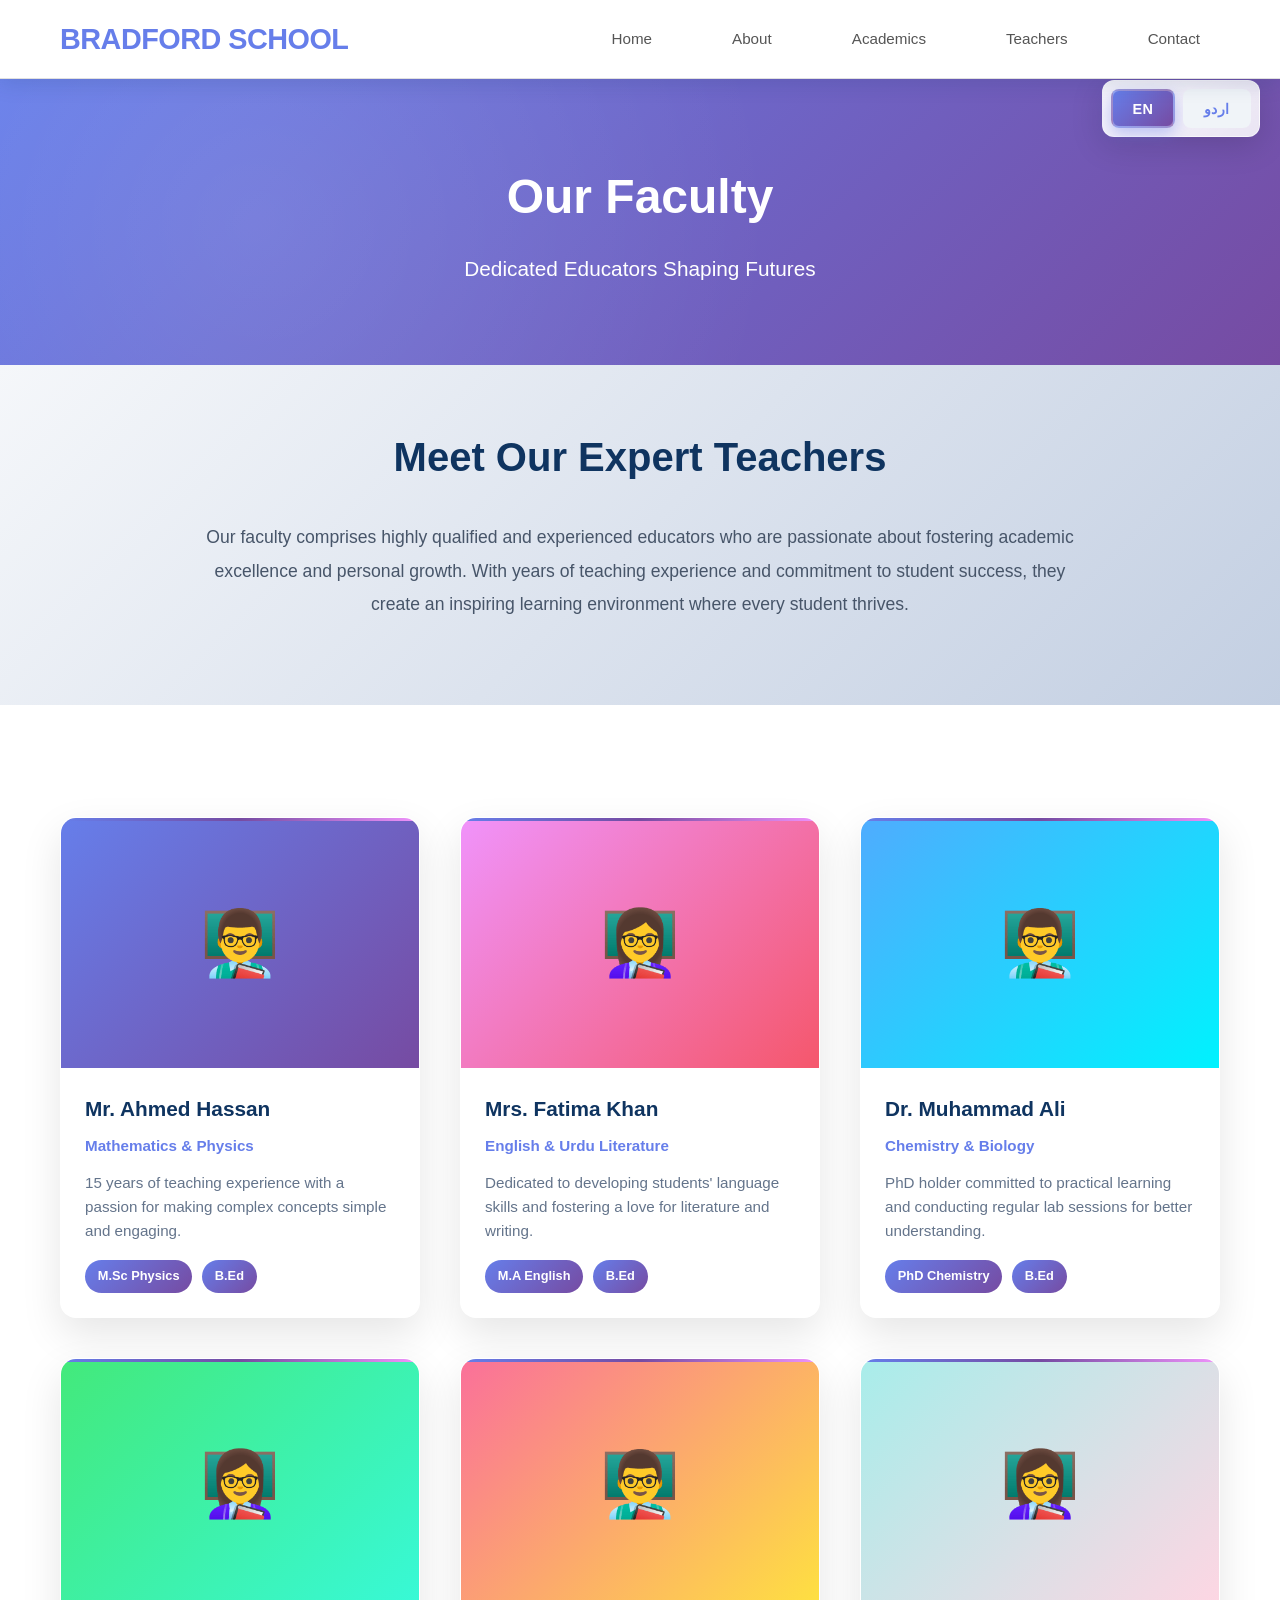
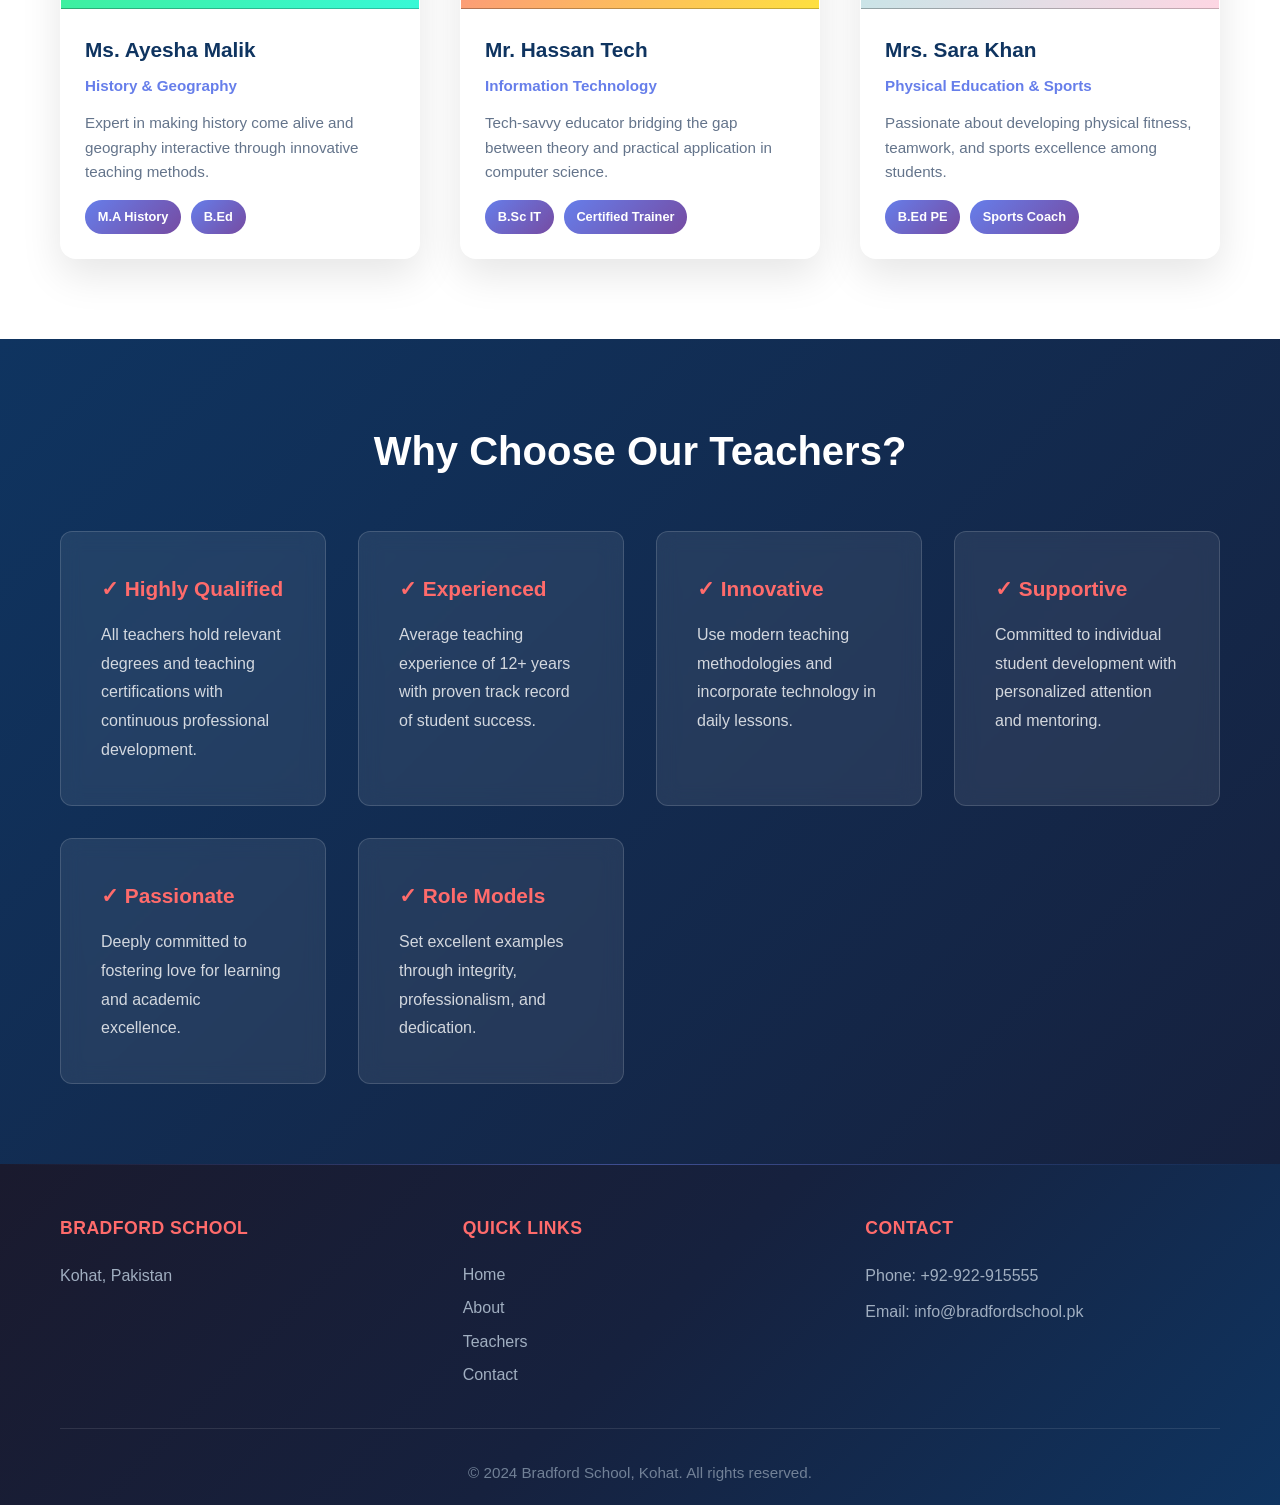
<file: teachers.html>
<!DOCTYPE html>
<html lang="en">
<head>
    <meta charset="UTF-8">
    <meta name="viewport" content="width=device-width, initial-scale=1.0">
    <title>Teachers - Bradford School</title>
    <link rel="stylesheet" href="style.css">
</head>
<body>
    <!-- Language Switcher -->
    <div class="lang-switcher">
        <button data-lang="en">EN</button>
        <button data-lang="ur">اردو</button>
    </div>

    <!-- Navigation Bar -->
    <nav class="navbar">
        <div class="container">
            <div class="nav-content">
                <div class="logo">
                    <h1>Bradford School</h1>
                </div>
                <ul class="nav-links">
                    <li><a href="index.html" data-i18n="nav_home">Home</a></li>
                    <li><a href="about.html" data-i18n="nav_about">About</a></li>
                    <li><a href="academics.html" data-i18n="nav_academics">Academics</a></li>
                    <li><a href="teachers.html" class="active" data-i18n="nav_teachers">Teachers</a></li>
                    <li><a href="contact.html" data-i18n="nav_contact">Contact</a></li>
                </ul>
            </div>
        </div>
    </nav>

    <!-- Page Header -->
    <section class="page-header" style="background: linear-gradient(135deg, #667eea 0%, #764ba2 100%); color: white; padding: 80px 20px; text-align: center;">
        <div class="container">
            <h1 style="font-size: 3rem; margin-bottom: 1rem;" data-i18n="teachers_title">Our Faculty</h1>
            <p style="font-size: 1.3rem;" data-i18n="teachers_subtitle">Dedicated Educators Shaping Futures</p>
        </div>
    </section>

    <!-- Teachers Introduction -->
    <section style="padding: 60px 20px; background: linear-gradient(135deg, #f5f7fa 0%, #c3cfe2 100%);">
        <div class="container">
            <div style="max-width: 900px; margin: 0 auto; text-align: center;">
                <h2 style="color: #0f3460; font-size: 2.5rem; margin-bottom: 2rem;" data-i18n="teachers_intro_title">Meet Our Expert Teachers</h2>
                <p style="font-size: 1.1rem; color: #475569; line-height: 1.9; margin-bottom: 1.5rem;" data-i18n="teachers_intro_text">
                    Our faculty comprises highly qualified and experienced educators who are passionate about fostering academic excellence and personal growth. With years of teaching experience and commitment to student success, they create an inspiring learning environment where every student thrives.
                </p>
            </div>
        </div>
    </section>

    <!-- Teachers Grid -->
    <section style="padding: 80px 20px; background: white;">
        <div class="container">
            <div class="teachers-grid">
                <!-- Teacher 1 -->
                <div class="teacher-card">
                    <div class="teacher-image-wrapper">
                        <div class="teacher-image" style="background: linear-gradient(135deg, #667eea 0%, #764ba2 100%);">
                            <span style="font-size: 4rem;">👨‍🏫</span>
                        </div>
                        <div class="teacher-overlay">
                            <p style="color: white; font-weight: 600;">Mathematics & Science</p>
                        </div>
                    </div>
                    <h3 data-i18n="teacher1_name">Mr. Ahmed Hassan</h3>
                    <p class="teacher-subject" data-i18n="teacher1_subject">Mathematics & Physics</p>
                    <p class="teacher-bio" data-i18n="teacher1_bio">15 years of teaching experience with a passion for making complex concepts simple and engaging.</p>
                    <div class="teacher-quals">
                        <span>M.Sc Physics</span>
                        <span>B.Ed</span>
                    </div>
                </div>

                <!-- Teacher 2 -->
                <div class="teacher-card">
                    <div class="teacher-image-wrapper">
                        <div class="teacher-image" style="background: linear-gradient(135deg, #f093fb 0%, #f5576c 100%);">
                            <span style="font-size: 4rem;">👩‍🏫</span>
                        </div>
                        <div class="teacher-overlay">
                            <p style="color: white; font-weight: 600;">English & Languages</p>
                        </div>
                    </div>
                    <h3 data-i18n="teacher2_name">Mrs. Fatima Khan</h3>
                    <p class="teacher-subject" data-i18n="teacher2_subject">English & Urdu Literature</p>
                    <p class="teacher-bio" data-i18n="teacher2_bio">Dedicated to developing students' language skills and fostering a love for literature and writing.</p>
                    <div class="teacher-quals">
                        <span>M.A English</span>
                        <span>B.Ed</span>
                    </div>
                </div>

                <!-- Teacher 3 -->
                <div class="teacher-card">
                    <div class="teacher-image-wrapper">
                        <div class="teacher-image" style="background: linear-gradient(135deg, #4facfe 0%, #00f2fe 100%);">
                            <span style="font-size: 4rem;">👨‍🏫</span>
                        </div>
                        <div class="teacher-overlay">
                            <p style="color: white; font-weight: 600;">Chemistry & Biology</p>
                        </div>
                    </div>
                    <h3 data-i18n="teacher3_name">Dr. Muhammad Ali</h3>
                    <p class="teacher-subject" data-i18n="teacher3_subject">Chemistry & Biology</p>
                    <p class="teacher-bio" data-i18n="teacher3_bio">PhD holder committed to practical learning and conducting regular lab sessions for better understanding.</p>
                    <div class="teacher-quals">
                        <span>PhD Chemistry</span>
                        <span>B.Ed</span>
                    </div>
                </div>

                <!-- Teacher 4 -->
                <div class="teacher-card">
                    <div class="teacher-image-wrapper">
                        <div class="teacher-image" style="background: linear-gradient(135deg, #43e97b 0%, #38f9d7 100%);">
                            <span style="font-size: 4rem;">👩‍🏫</span>
                        </div>
                        <div class="teacher-overlay">
                            <p style="color: white; font-weight: 600;">Social Studies</p>
                        </div>
                    </div>
                    <h3 data-i18n="teacher4_name">Ms. Ayesha Malik</h3>
                    <p class="teacher-subject" data-i18n="teacher4_subject">History & Geography</p>
                    <p class="teacher-bio" data-i18n="teacher4_bio">Expert in making history come alive and geography interactive through innovative teaching methods.</p>
                    <div class="teacher-quals">
                        <span>M.A History</span>
                        <span>B.Ed</span>
                    </div>
                </div>

                <!-- Teacher 5 -->
                <div class="teacher-card">
                    <div class="teacher-image-wrapper">
                        <div class="teacher-image" style="background: linear-gradient(135deg, #fa709a 0%, #fee140 100%);">
                            <span style="font-size: 4rem;">👨‍🏫</span>
                        </div>
                        <div class="teacher-overlay">
                            <p style="color: white; font-weight: 600;">ICT & Computer Science</p>
                        </div>
                    </div>
                    <h3 data-i18n="teacher5_name">Mr. Hassan Tech</h3>
                    <p class="teacher-subject" data-i18n="teacher5_subject">Information Technology</p>
                    <p class="teacher-bio" data-i18n="teacher5_bio">Tech-savvy educator bridging the gap between theory and practical application in computer science.</p>
                    <div class="teacher-quals">
                        <span>B.Sc IT</span>
                        <span>Certified Trainer</span>
                    </div>
                </div>

                <!-- Teacher 6 -->
                <div class="teacher-card">
                    <div class="teacher-image-wrapper">
                        <div class="teacher-image" style="background: linear-gradient(135deg, #a8edea 0%, #fed6e3 100%);">
                            <span style="font-size: 4rem;">👩‍🏫</span>
                        </div>
                        <div class="teacher-overlay">
                            <p style="color: white; font-weight: 600;">Arts & Sports</p>
                        </div>
                    </div>
                    <h3 data-i18n="teacher6_name">Mrs. Sara Khan</h3>
                    <p class="teacher-subject" data-i18n="teacher6_subject">Physical Education & Sports</p>
                    <p class="teacher-bio" data-i18n="teacher6_bio">Passionate about developing physical fitness, teamwork, and sports excellence among students.</p>
                    <div class="teacher-quals">
                        <span>B.Ed PE</span>
                        <span>Sports Coach</span>
                    </div>
                </div>
            </div>
        </div>
    </section>

    <!-- Why Our Teachers Section -->
    <section style="padding: 80px 20px; background: linear-gradient(135deg, #0f3460 0%, #16213e 100%); color: white;">
        <div class="container">
            <h2 style="text-align: center; font-size: 2.5rem; margin-bottom: 3rem;" data-i18n="teachers_why_title">Why Choose Our Teachers?</h2>
            <div style="display: grid; grid-template-columns: repeat(auto-fit, minmax(250px, 1fr)); gap: 2rem;">
                <div style="background: rgba(255,255,255,0.08); padding: 2.5rem; border-radius: 12px; backdrop-filter: blur(10px); border: 1px solid rgba(255,255,255,0.15);">
                    <h3 style="color: #ff6b6b; margin-bottom: 1rem; font-size: 1.3rem;">✓ Highly Qualified</h3>
                    <p style="color: rgba(255,255,255,0.8); line-height: 1.8;" data-i18n="teachers_qualified">All teachers hold relevant degrees and teaching certifications with continuous professional development.</p>
                </div>
                <div style="background: rgba(255,255,255,0.08); padding: 2.5rem; border-radius: 12px; backdrop-filter: blur(10px); border: 1px solid rgba(255,255,255,0.15);">
                    <h3 style="color: #ff6b6b; margin-bottom: 1rem; font-size: 1.3rem;">✓ Experienced</h3>
                    <p style="color: rgba(255,255,255,0.8); line-height: 1.8;" data-i18n="teachers_experienced">Average teaching experience of 12+ years with proven track record of student success.</p>
                </div>
                <div style="background: rgba(255,255,255,0.08); padding: 2.5rem; border-radius: 12px; backdrop-filter: blur(10px); border: 1px solid rgba(255,255,255,0.15);">
                    <h3 style="color: #ff6b6b; margin-bottom: 1rem; font-size: 1.3rem;">✓ Innovative</h3>
                    <p style="color: rgba(255,255,255,0.8); line-height: 1.8;" data-i18n="teachers_innovative">Use modern teaching methodologies and incorporate technology in daily lessons.</p>
                </div>
                <div style="background: rgba(255,255,255,0.08); padding: 2.5rem; border-radius: 12px; backdrop-filter: blur(10px); border: 1px solid rgba(255,255,255,0.15);">
                    <h3 style="color: #ff6b6b; margin-bottom: 1rem; font-size: 1.3rem;">✓ Supportive</h3>
                    <p style="color: rgba(255,255,255,0.8); line-height: 1.8;" data-i18n="teachers_supportive">Committed to individual student development with personalized attention and mentoring.</p>
                </div>
                <div style="background: rgba(255,255,255,0.08); padding: 2.5rem; border-radius: 12px; backdrop-filter: blur(10px); border: 1px solid rgba(255,255,255,0.15);">
                    <h3 style="color: #ff6b6b; margin-bottom: 1rem; font-size: 1.3rem;">✓ Passionate</h3>
                    <p style="color: rgba(255,255,255,0.8); line-height: 1.8;" data-i18n="teachers_passionate">Deeply committed to fostering love for learning and academic excellence.</p>
                </div>
                <div style="background: rgba(255,255,255,0.08); padding: 2.5rem; border-radius: 12px; backdrop-filter: blur(10px); border: 1px solid rgba(255,255,255,0.15);">
                    <h3 style="color: #ff6b6b; margin-bottom: 1rem; font-size: 1.3rem;">✓ Role Models</h3>
                    <p style="color: rgba(255,255,255,0.8); line-height: 1.8;" data-i18n="teachers_rolemodels">Set excellent examples through integrity, professionalism, and dedication.</p>
                </div>
            </div>
        </div>
    </section>

    <!-- Footer -->
    <footer class="footer">
        <div class="container">
            <div class="footer-content">
                <div class="footer-section">
                    <h4>Bradford School</h4>
                    <p>Kohat, Pakistan</p>
                </div>
                <div class="footer-section">
                    <h4>Quick Links</h4>
                    <ul>
                        <li><a href="index.html" data-i18n="footer_home">Home</a></li>
                        <li><a href="about.html" data-i18n="footer_about">About</a></li>
                        <li><a href="teachers.html" data-i18n="nav_teachers">Teachers</a></li>
                        <li><a href="contact.html" data-i18n="footer_contact">Contact</a></li>
                    </ul>
                </div>
                <div class="footer-section">
                    <h4>Contact</h4>
                    <p data-i18n="footer_phone">Phone: +92-922-915555</p>
                    <p data-i18n="footer_email">Email: info@bradfordschool.pk</p>
                </div>
            </div>
            <div class="footer-bottom">
                <p data-i18n="footer_copyright">&copy; 2024 Bradford School, Kohat. All rights reserved.</p>
            </div>
        </div>
    </footer>

    <script src="languages.js"></script>
    <script src="script.js"></script>
</body>
</html>
</file>
<file: style.css>
/* General Styles */
* {
    margin: 0;
    padding: 0;
    box-sizing: border-box;
}

html {
    scroll-behavior: smooth;
}

body {
    font-family: 'Inter', 'Segoe UI', Tahoma, Geneva, Verdana, sans-serif;
    line-height: 1.6;
    color: #2c3e50;
    background: #f8f9fa;
    min-height: 100vh;
}

.container {
    max-width: 1200px;
    margin: 0 auto;
    padding: 0 20px;
}

/* Navigation Bar */
.navbar {
    background: white;
    color: #2c3e50;
    padding: 1rem 0;
    position: sticky;
    top: 0;
    z-index: 100;
    box-shadow: 0 4px 12px rgba(0, 0, 0, 0.08);
    border-bottom: 1px solid #e0e0e0;
    transition: all 0.3s ease;
}

.navbar:hover {
    box-shadow: 0 8px 30px rgba(15, 52, 96, 0.25);
}

.nav-content {
    display: flex;
    justify-content: space-between;
    align-items: center;
    gap: 2rem;
}

.logo h1 {
    font-size: 1.8rem;
    font-weight: 700;
    letter-spacing: -0.5px;
    text-transform: uppercase;
    color: #667eea;
}

.nav-links {
    display: flex;
    list-style: none;
    gap: 2.5rem;
    flex-wrap: wrap;
    justify-content: flex-end;
    flex: 1;
}

.nav-links a {
    color: #555;
    text-decoration: none;
    transition: all 0.3s ease;
    padding: 0.75rem 1.25rem;
    border-radius: 6px;
    position: relative;
    font-weight: 500;
    font-size: 0.95rem;
}

.nav-links a::after {
    content: '';
    position: absolute;
    bottom: 0;
    left: 50%;
    width: 0;
    height: 2px;
    background-color: #667eea;
    transition: all 0.3s ease;
    transform: translateX(-50%);
}

.nav-links a:hover::after,
.nav-links a.active::after {
    width: 100%;
}

.nav-links a:hover,
.nav-links a.active {
    background-color: rgba(255, 255, 255, 0.1);
    color: #fff;
}

/* Hero Section */
.hero {
    background: linear-gradient(135deg, #667eea 0%, #764ba2 100%);
    color: white;
    padding: 140px 20px;
    text-align: center;
    min-height: 600px;
    display: flex;
    align-items: center;
    justify-content: center;
    position: relative;
    overflow: hidden;
}

@keyframes gradientShift {
    0% { background-position: 0% 50%; }
    50% { background-position: 100% 50%; }
    100% { background-position: 0% 50%; }
}

.hero::before {
    content: '';
    position: absolute;
    top: 0;
    left: 0;
    right: 0;
    bottom: 0;
    background: 
        radial-gradient(circle at 20% 50%, rgba(255,255,255,0.1) 0%, transparent 50%),
        radial-gradient(circle at 80% 80%, rgba(255,255,255,0.05) 0%, transparent 50%);
    pointer-events: none;
}

.hero-content {
    position: relative;
    z-index: 2;
    animation: fadeInUp 0.8s ease-out;
}

.hero-content h1 {
    font-size: 3.5rem;
    margin-bottom: 1.5rem;
    text-shadow: 2px 2px 8px rgba(0,0,0,0.2);
    font-weight: 700;
    letter-spacing: -1px;
    line-height: 1.2;
}

.hero-content p {
    font-size: 1.5rem;
    margin-bottom: 2.5rem;
    text-shadow: 1px 1px 4px rgba(0,0,0,0.2);
    font-weight: 300;
    letter-spacing: 0.5px;
}

@keyframes fadeInUp {
    from {
        opacity: 0;
        transform: translateY(30px);
    }
    to {
        opacity: 1;
        transform: translateY(0);
    }
}/* Buttons */
.btn {
    display: inline-block;
    padding: 14px 36px;
    text-decoration: none;
    border-radius: 12px;
    transition: all 0.3s cubic-bezier(0.4, 0, 0.2, 1);
    border: none;
    cursor: pointer;
    font-size: 1rem;
    font-weight: 600;
    letter-spacing: 0.3px;
    text-transform: uppercase;
    box-shadow: 0 8px 20px rgba(0,0,0,0.15);
    position: relative;
    overflow: hidden;
}

.btn::before {
    content: '';
    position: absolute;
    top: 0;
    left: -100%;
    width: 100%;
    height: 100%;
    background: rgba(255, 255, 255, 0.2);
    transition: left 0.3s ease;
    z-index: -1;
}

.btn:hover::before {
    left: 100%;
}

.btn-primary {
    background: #667eea;
    color: white;
}

.btn-primary:hover {
    transform: translateY(-3px);
    box-shadow: 0 8px 25px rgba(102, 126, 234, 0.3);
    background: #5568d3;
}

.btn-primary:active {
    transform: translateY(-1px);
}

/* Quick Info Section */
.quick-info {
    padding: 80px 20px;
    background: white;
    position: relative;
    overflow: hidden;
}

.quick-info::before {
    content: '';
    position: absolute;
    top: 0;
    left: 0;
    right: 0;
    bottom: 0;
    background: radial-gradient(circle at 20% 50%, rgba(102, 126, 234, 0.05) 0%, transparent 50%);
    pointer-events: none;
}

@keyframes moveBackground {
    0% { transform: translate(0, 0); }
    100% { transform: translate(50px, 50px); }
}

.info-cards {
    display: grid;
    grid-template-columns: repeat(auto-fit, minmax(280px, 1fr));
    gap: 2rem;
    margin-top: 2rem;
    position: relative;
    z-index: 1;
}

.card {
    background: white;
    padding: 2.5rem;
    border-radius: 12px;
    text-align: center;
    box-shadow: 0 4px 12px rgba(0,0,0,0.08);
    transition: all 0.35s cubic-bezier(0.4, 0, 0.2, 1);
    position: relative;
    border: 1px solid #e0e0e0;
}

.card::before {
    content: '';
    position: absolute;
    top: 0;
    left: 0;
    right: 0;
    height: 3px;
    background: #667eea;
    border-radius: 12px 12px 0 0;
}

.card:hover {
    transform: translateY(-8px);
    box-shadow: 0 12px 24px rgba(102, 126, 234, 0.15);
}

.card-icon {
    font-size: 3.5rem;
    margin-bottom: 1.5rem;
    display: inline-block;
    animation: float 3s ease-in-out infinite;
}

.card h3 {
    color: #667eea;
    margin-bottom: 0.75rem;
    font-size: 1.3rem;
    font-weight: 700;
}

.card p {
    color: #64748b;
    font-size: 0.95rem;
    line-height: 1.6;
}

@keyframes float {
    0%, 100% {
        transform: translateY(0);
    }
    50% {
        transform: translateY(-10px);
    }
}

@keyframes glow {
    0%, 100% {
        box-shadow: 0 0 20px rgba(102, 126, 234, 0.3);
    }
    50% {
        box-shadow: 0 0 40px rgba(102, 126, 234, 0.6);
    }
}

@keyframes slideInDown {
    from {
        opacity: 0;
        transform: translateY(-30px);
    }
    to {
        opacity: 1;
        transform: translateY(0);
    }
}

@keyframes slideInUp {
    from {
        opacity: 0;
        transform: translateY(30px);
    }
    to {
        opacity: 1;
        transform: translateY(0);
    }
}

@keyframes pulse {
    0%, 100% {
        opacity: 1;
    }
    50% {
        opacity: 0.8;
    }
}

/* Page Header Styling */
.page-header {
    background: linear-gradient(135deg, #667eea 0%, #764ba2 100%) !important;
    position: relative;
    overflow: hidden;
}

.page-header::before {
    content: '';
    position: absolute;
    top: 0;
    left: 0;
    right: 0;
    bottom: 0;
    background: radial-gradient(circle at 20% 50%, rgba(255,255,255,0.1) 0%, transparent 50%);
    pointer-events: none;
}

.page-header h1,
.page-header p {
    position: relative;
    z-index: 1;
}

/* Content Section */
.content-section {
    background: white;
    position: relative;
}

.content-section::before {
    content: '';
    position: absolute;
    top: 0;
    left: 0;
    right: 0;
    bottom: 0;
    background: radial-gradient(circle at 20% 50%, rgba(102, 126, 234, 0.03) 0%, transparent 50%);
    pointer-events: none;
}

/* Form Elements */
input[type="text"],
input[type="email"],
input[type="tel"],
textarea,
select {
    border: 1px solid #ddd !important;
    border-radius: 8px !important;
    background: white !important;
    transition: all 0.3s ease !important;
    box-shadow: 0 2px 4px rgba(0, 0, 0, 0.04) !important;
}

input[type="text"]:focus,
input[type="email"]:focus,
input[type="tel"]:focus,
textarea:focus,
select:focus {
    border-color: #667eea !important;
    background: white !important;
    box-shadow: 0 4px 12px rgba(102, 126, 234, 0.15) !important;
}

/* About Section */
.about-section {
    padding: 100px 20px;
    background: white;
    position: relative;
}

.about-section::before {
    content: '';
    position: absolute;
    top: 0;
    left: 0;
    right: 0;
    bottom: 0;
    background: radial-gradient(circle at 20% 50%, rgba(102, 126, 234, 0.03) 0%, transparent 50%);
    pointer-events: none;
}

.about-content {
    max-width: 900px;
    margin: 0 auto;
}

.about-section h2 {
    color: #0f3460;
    font-size: 2.8rem;
    margin-bottom: 2rem;
    text-align: center;
    font-weight: 700;
    position: relative;
    padding-bottom: 1.5rem;
}

.about-section h2::after {
    content: '';
    position: absolute;
    bottom: 0;
    left: 50%;
    transform: translateX(-50%);
    width: 80px;
    height: 3px;
    background: #667eea;
    border-radius: 2px;
}

.about-text p {
    font-size: 1.1rem;
    color: #475569;
    margin-bottom: 1.8rem;
    line-height: 1.9;
    text-align: justify;
}

/* Leadership Section */
.leadership {
    padding: 100px 20px;
    background: linear-gradient(135deg, #667eea 0%, #764ba2 100%);
    position: relative;
    overflow: hidden;
}

.leadership::before {
    content: '';
    position: absolute;
    top: 0;
    left: 0;
    right: 0;
    bottom: 0;
    background: radial-gradient(circle at 20% 50%, rgba(255,255,255,0.1) 0%, transparent 50%);
    pointer-events: none;
}

.leadership h2 {
    text-align: center;
    color: white;
    font-size: 2.8rem;
    margin-bottom: 3rem;
    font-weight: 700;
}

.leadership-card {
    background: white;
    padding: 3rem;
    border-radius: 12px;
    max-width: 600px;
    margin: 0 auto;
    text-align: center;
    box-shadow: 0 8px 20px rgba(0,0,0,0.1);
    border-top: 3px solid #667eea;
    transition: all 0.3s ease;
    border: 1px solid rgba(255, 255, 255, 0.5);
    position: relative;
    z-index: 1;
}

.leadership-card:hover {
    transform: translateY(-8px);
    box-shadow: 0 24px 50px rgba(102, 126, 234, 0.25);
}

.leader-info h3 {
    color: #667eea;
    font-size: 1rem;
    margin-bottom: 0.8rem;
    font-weight: 600;
    text-transform: uppercase;
    letter-spacing: 1px;
}

.leader-name {
    font-size: 2.2rem;
    color: #0f3460;
    font-weight: 700;
    margin-bottom: 1rem;
}

.leader-description {
    color: #64748b;
    font-size: 1.1rem;
    line-height: 1.8;
}

/* Statistics Section */
.statistics {
    padding: 100px 20px;
    background: linear-gradient(135deg, #667eea 0%, #764ba2 50%, #f093fb 100%);
    color: white;
    position: relative;
    overflow: hidden;
}

.statistics::before {
    content: '';
    position: absolute;
    top: 0;
    left: 0;
    right: 0;
    bottom: 0;
    background: 
        radial-gradient(circle at 30% 20%, rgba(255,255,255,0.15) 0%, transparent 40%),
        radial-gradient(circle at 70% 80%, rgba(255,255,255,0.1) 0%, transparent 40%);
    pointer-events: none;
}

.statistics h2 {
    text-align: center;
    font-size: 2.8rem;
    margin-bottom: 3rem;
    font-weight: 700;
    position: relative;
    z-index: 1;
}

.stats-grid {
    display: grid;
    grid-template-columns: repeat(auto-fit, minmax(220px, 1fr));
    gap: 2.5rem;
    position: relative;
    z-index: 1;
}

.stat-box {
    background: linear-gradient(135deg, rgba(255,255,255,0.15) 0%, rgba(255,255,255,0.08) 100%);
    padding: 2.5rem;
    border-radius: 16px;
    text-align: center;
    border: 2px solid rgba(255,255,255,0.25);
    transition: all 0.3s cubic-bezier(0.4, 0, 0.2, 1);
    backdrop-filter: blur(15px);
}

.stat-box:hover {
    background: linear-gradient(135deg, rgba(255,255,255,0.25) 0%, rgba(255,255,255,0.15) 100%);
    transform: translateY(-8px);
    border-color: rgba(255,255,255,0.4);
    box-shadow: 0 16px 40px rgba(255,255,255,0.2);
}

.stat-box h3 {
    font-size: 3.5rem;
    color: #ff6b6b;
    margin-bottom: 0.8rem;
    font-weight: 700;
}

.stat-box p {
    font-size: 1.1rem;
    color: rgba(255,255,255,0.85);
    font-weight: 500;
}

/* Footer */
.footer {
    background-color: #0a1628;
    color: #cbd5e0;
    padding: 50px 20px 20px;
    background: linear-gradient(135deg, #1a1a2e 0%, #16213e 50%, #0f3460 100%);
    position: relative;
}

.footer::before {
    content: '';
    position: absolute;
    top: 0;
    left: 0;
    right: 0;
    height: 1px;
    background: linear-gradient(90deg, transparent, rgba(102, 126, 234, 0.5), transparent);
}

.footer-content {
    display: grid;
    grid-template-columns: repeat(auto-fit, minmax(280px, 1fr));
    gap: 3rem;
    margin-bottom: 2rem;
}

.footer-section h4 {
    color: #ff6b6b;
    margin-bottom: 1.2rem;
    font-weight: 700;
    font-size: 1.1rem;
    text-transform: uppercase;
    letter-spacing: 0.5px;
}

.footer-section p {
    color: #a0aec0;
    line-height: 1.8;
    margin-bottom: 0.5rem;
}

.footer-section ul {
    list-style: none;
}

.footer-section a {
    color: #a0aec0;
    text-decoration: none;
    transition: all 0.3s ease;
    display: inline-block;
    margin-bottom: 0.5rem;
}

.footer-section a:hover {
    color: #ff6b6b;
    transform: translateX(5px);
}

.footer-bottom {
    text-align: center;
    padding-top: 2rem;
    border-top: 1px solid rgba(255,255,255,0.1);
    color: #718096;
    font-size: 0.95rem;
}

/* Language Switcher */
.lang-switcher {
    position: fixed;
    top: 80px;
    right: 20px;
    display: flex;
    gap: 0.5rem;
    z-index: 99;
    background: linear-gradient(135deg, rgba(255,255,255,0.95) 0%, rgba(255,255,255,0.85) 100%);
    padding: 0.5rem;
    border-radius: 12px;
    box-shadow: 0 8px 32px rgba(0,0,0,0.15);
    backdrop-filter: blur(10px);
    border: 1px solid rgba(255, 255, 255, 0.5);
}

.lang-switcher button {
    padding: 0.6rem 1.2rem;
    border: 2px solid transparent;
    background-color: #f0f4f8;
    color: #667eea;
    border-radius: 8px;
    cursor: pointer;
    font-weight: 700;
    font-size: 0.9rem;
    transition: all 0.3s ease;
    text-transform: uppercase;
    letter-spacing: 0.5px;
}

.lang-switcher button:hover {
    background-color: #e8ecf1;
    transform: translateY(-2px);
}

.lang-switcher button.active {
    background: linear-gradient(135deg, #667eea 0%, #764ba2 100%);
    color: white;
    box-shadow: 0 6px 16px rgba(102, 126, 234, 0.4);
    border-color: rgba(255, 255, 255, 0.3);
}

/* Teachers Grid */
.teachers-grid {
    display: grid;
    grid-template-columns: repeat(auto-fit, minmax(300px, 1fr));
    gap: 2.5rem;
    margin-top: 2rem;
}

.teacher-card {
    background: white;
    border-radius: 16px;
    overflow: hidden;
    box-shadow: 0 16px 40px rgba(0,0,0,0.1);
    transition: all 0.35s cubic-bezier(0.4, 0, 0.2, 1);
    position: relative;
    border: 1px solid rgba(255, 255, 255, 0.8);
}

.teacher-card::before {
    content: '';
    position: absolute;
    top: 0;
    left: 0;
    right: 0;
    height: 3px;
    background: linear-gradient(90deg, #667eea 0%, #764ba2 50%, #f093fb 100%);
    z-index: 10;
}

.teacher-card:hover {
    transform: translateY(-15px);
    box-shadow: 0 24px 50px rgba(102, 126, 234, 0.2);
}

.teacher-image-wrapper {
    position: relative;
    overflow: hidden;
    height: 250px;
    display: flex;
    align-items: center;
    justify-content: center;
}

.teacher-image {
    width: 100%;
    height: 100%;
    display: flex;
    align-items: center;
    justify-content: center;
    position: relative;
}

.teacher-overlay {
    position: absolute;
    bottom: 0;
    left: 0;
    right: 0;
    background: linear-gradient(135deg, rgba(0,0,0,0.7) 0%, rgba(0,0,0,0.5) 100%);
    padding: 1.5rem;
    transform: translateY(100%);
    transition: transform 0.3s ease;
}

.teacher-card:hover .teacher-overlay {
    transform: translateY(0);
}

.teacher-card h3 {
    color: #0f3460;
    font-size: 1.3rem;
    font-weight: 700;
    padding: 1.5rem 1.5rem 0.5rem;
    margin: 0;
}

.teacher-subject {
    color: #667eea;
    font-size: 0.95rem;
    font-weight: 600;
    padding: 0 1.5rem;
    margin-bottom: 0.8rem;
}

.teacher-bio {
    color: #64748b;
    font-size: 0.95rem;
    padding: 0 1.5rem;
    line-height: 1.6;
    margin-bottom: 1rem;
}

.teacher-quals {
    display: flex;
    flex-wrap: wrap;
    gap: 0.6rem;
    padding: 0 1.5rem 1.5rem;
}

.teacher-quals span {
    background: linear-gradient(135deg, #667eea 0%, #764ba2 100%);
    color: white;
    padding: 0.4rem 0.8rem;
    border-radius: 20px;
    font-size: 0.8rem;
    font-weight: 600;
    display: inline-block;
}

/* Scrollbar Styling */
::-webkit-scrollbar {
    width: 10px;
}

::-webkit-scrollbar-track {
    background: linear-gradient(180deg, #f5f7fa 0%, #e8eef7 100%);
}

::-webkit-scrollbar-thumb {
    background: linear-gradient(180deg, #667eea 0%, #764ba2 100%);
    border-radius: 10px;
}

::-webkit-scrollbar-thumb:hover {
    background: linear-gradient(180deg, #764ba2 0%, #f093fb 100%);
}

/* Responsive Design */
@media (max-width: 1024px) {
    .nav-links {
        gap: 1.5rem;
    }
    
    .hero-content h1 {
        font-size: 2.8rem;
    }
    
    .stats-grid {
        grid-template-columns: repeat(2, 1fr);
    }
}

@media (max-width: 768px) {
    .nav-content {
        flex-direction: column;
        gap: 1rem;
    }
    
    .nav-links {
        gap: 1rem;
        flex-direction: row;
        flex-wrap: wrap;
        justify-content: center;
        width: 100%;
    }
    
    .logo h1 {
        font-size: 1.4rem;
    }
    
    .hero {
        padding: 80px 20px;
        min-height: 400px;
    }
    
    .hero-content h1 {
        font-size: 2rem;
    }
    
    .hero-content p {
        font-size: 1.1rem;
    }
    
    .about-section h2,
    .leadership h2,
    .statistics h2 {
        font-size: 2rem;
    }
    
    .info-cards {
        grid-template-columns: 1fr;
    }
    
    .stats-grid {
        grid-template-columns: 1fr;
    }
    
    .teachers-grid {
        grid-template-columns: 1fr;
    }
    
    .footer-content {
        grid-template-columns: 1fr;
        gap: 2rem;
    }
    
    .lang-switcher {
        top: 140px;
        right: 10px;
        flex-direction: column;
    }
}

@media (max-width: 480px) {
    .container {
        padding: 0 15px;
    }
    
    .nav-links {
        gap: 0.5rem;
    }
    
    .logo h1 {
        font-size: 1.2rem;
    }
    
    .hero {
        padding: 50px 15px;
        min-height: 300px;
    }
    
    .hero-content h1 {
        font-size: 1.5rem;
        margin-bottom: 1rem;
    }
    
    .hero-content p {
        font-size: 0.95rem;
        margin-bottom: 1.5rem;
    }
    
    .btn {
        padding: 10px 24px;
        font-size: 0.9rem;
    }
    
    .about-section h2,
    .statistics h2,
    .leadership h2 {
        font-size: 1.5rem;
        margin-bottom: 1.5rem;
    }
    
    .card {
        padding: 1.5rem;
    }
    
    .card-icon {
        font-size: 2.5rem;
    }
    
    .stat-box h3 {
        font-size: 2.5rem;
    }
    
    .leadership-card {
        padding: 1.5rem;
    }
    
    .quick-info {
        padding: 40px 15px;
    }
    
    .lang-switcher {
        top: 120px;
        right: 5px;
        gap: 0.3rem;
        padding: 0.3rem;
    }
    
    .lang-switcher button {
        padding: 0.5rem 0.8rem;
        font-size: 0.8rem;
    }
}
</file>
